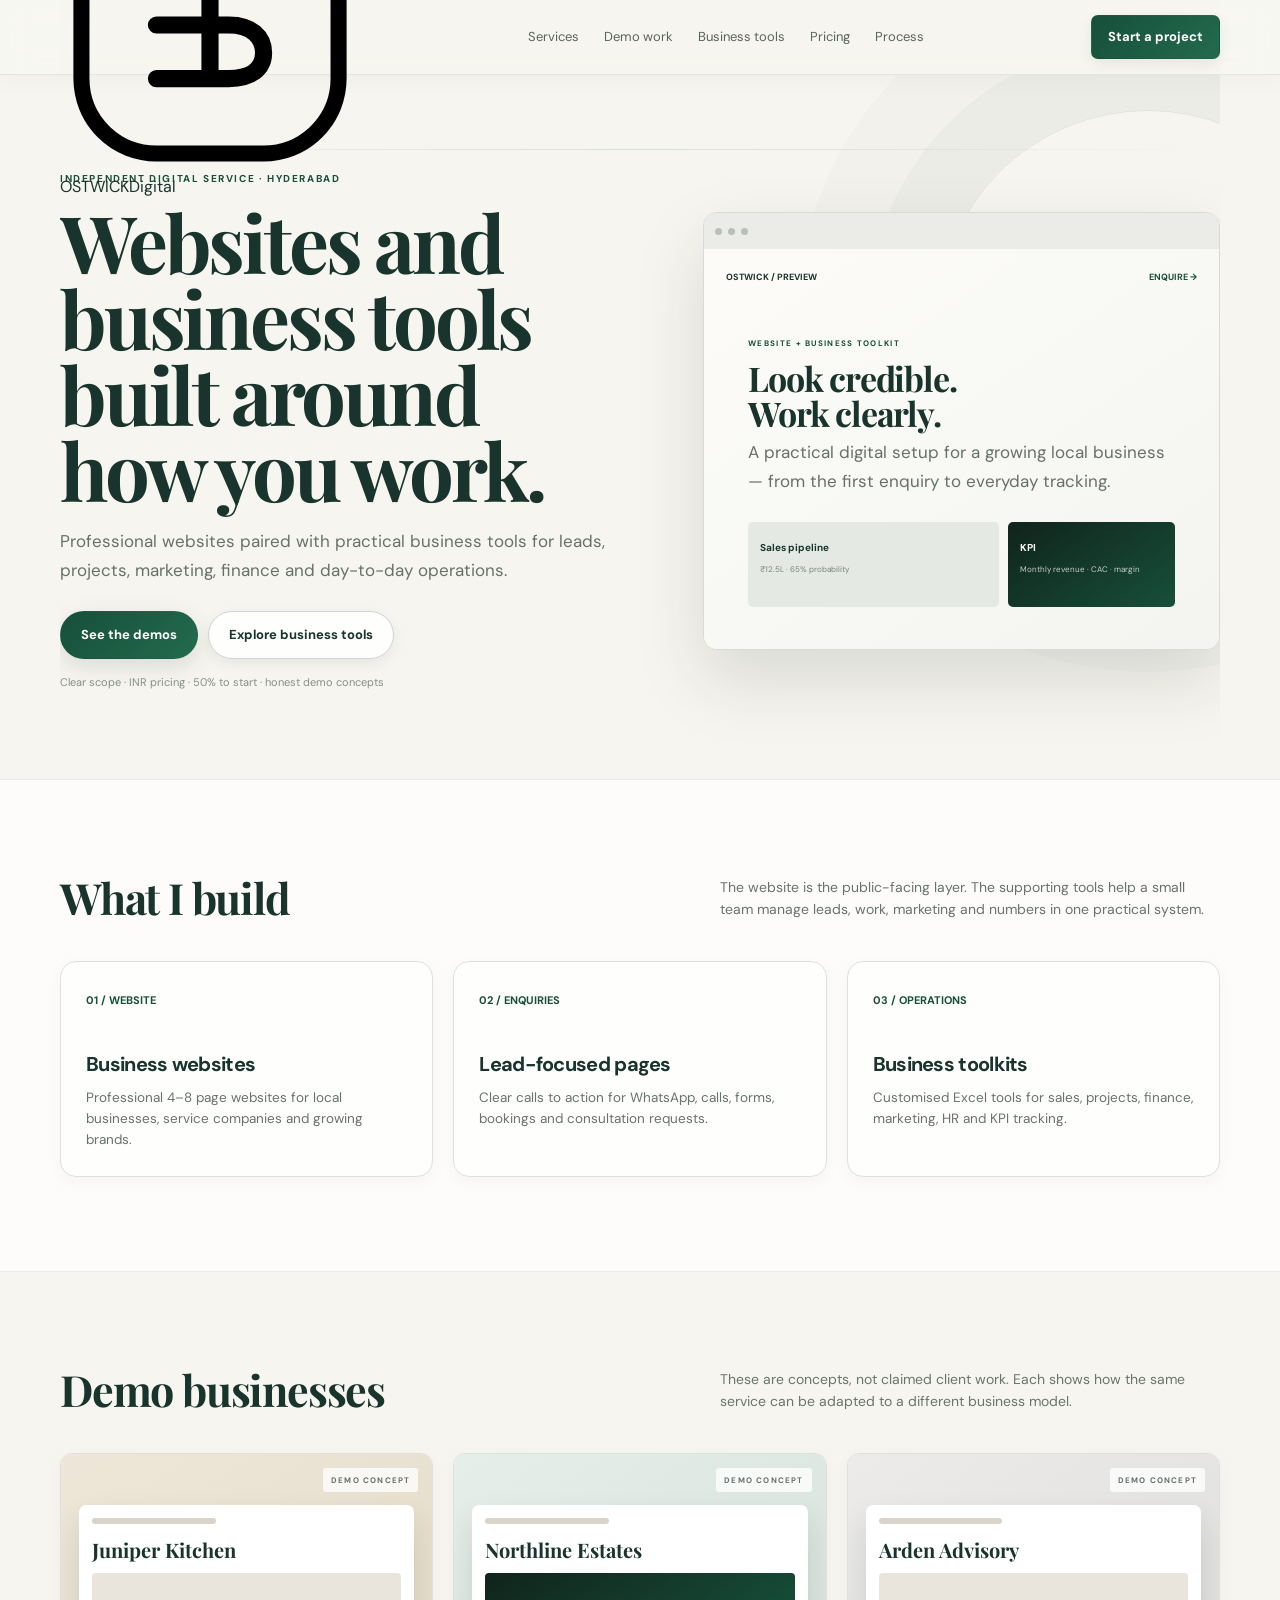
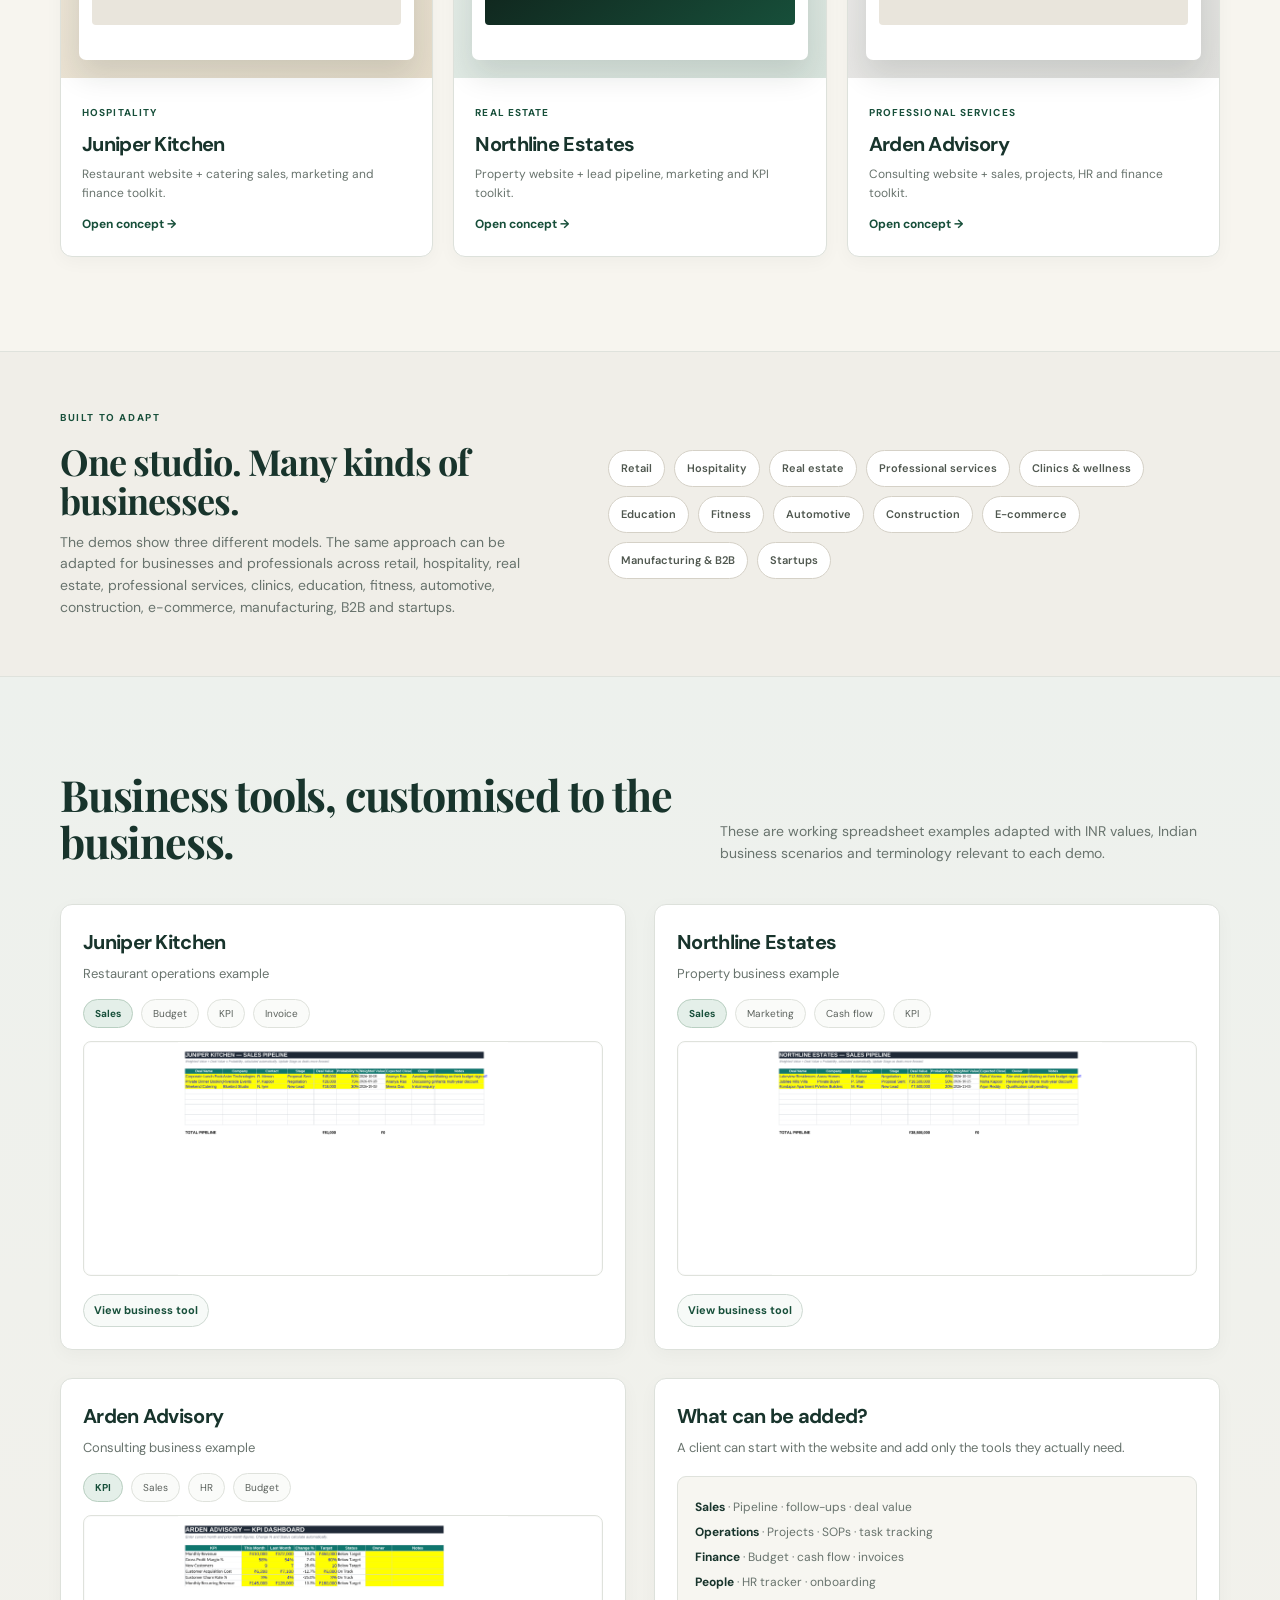
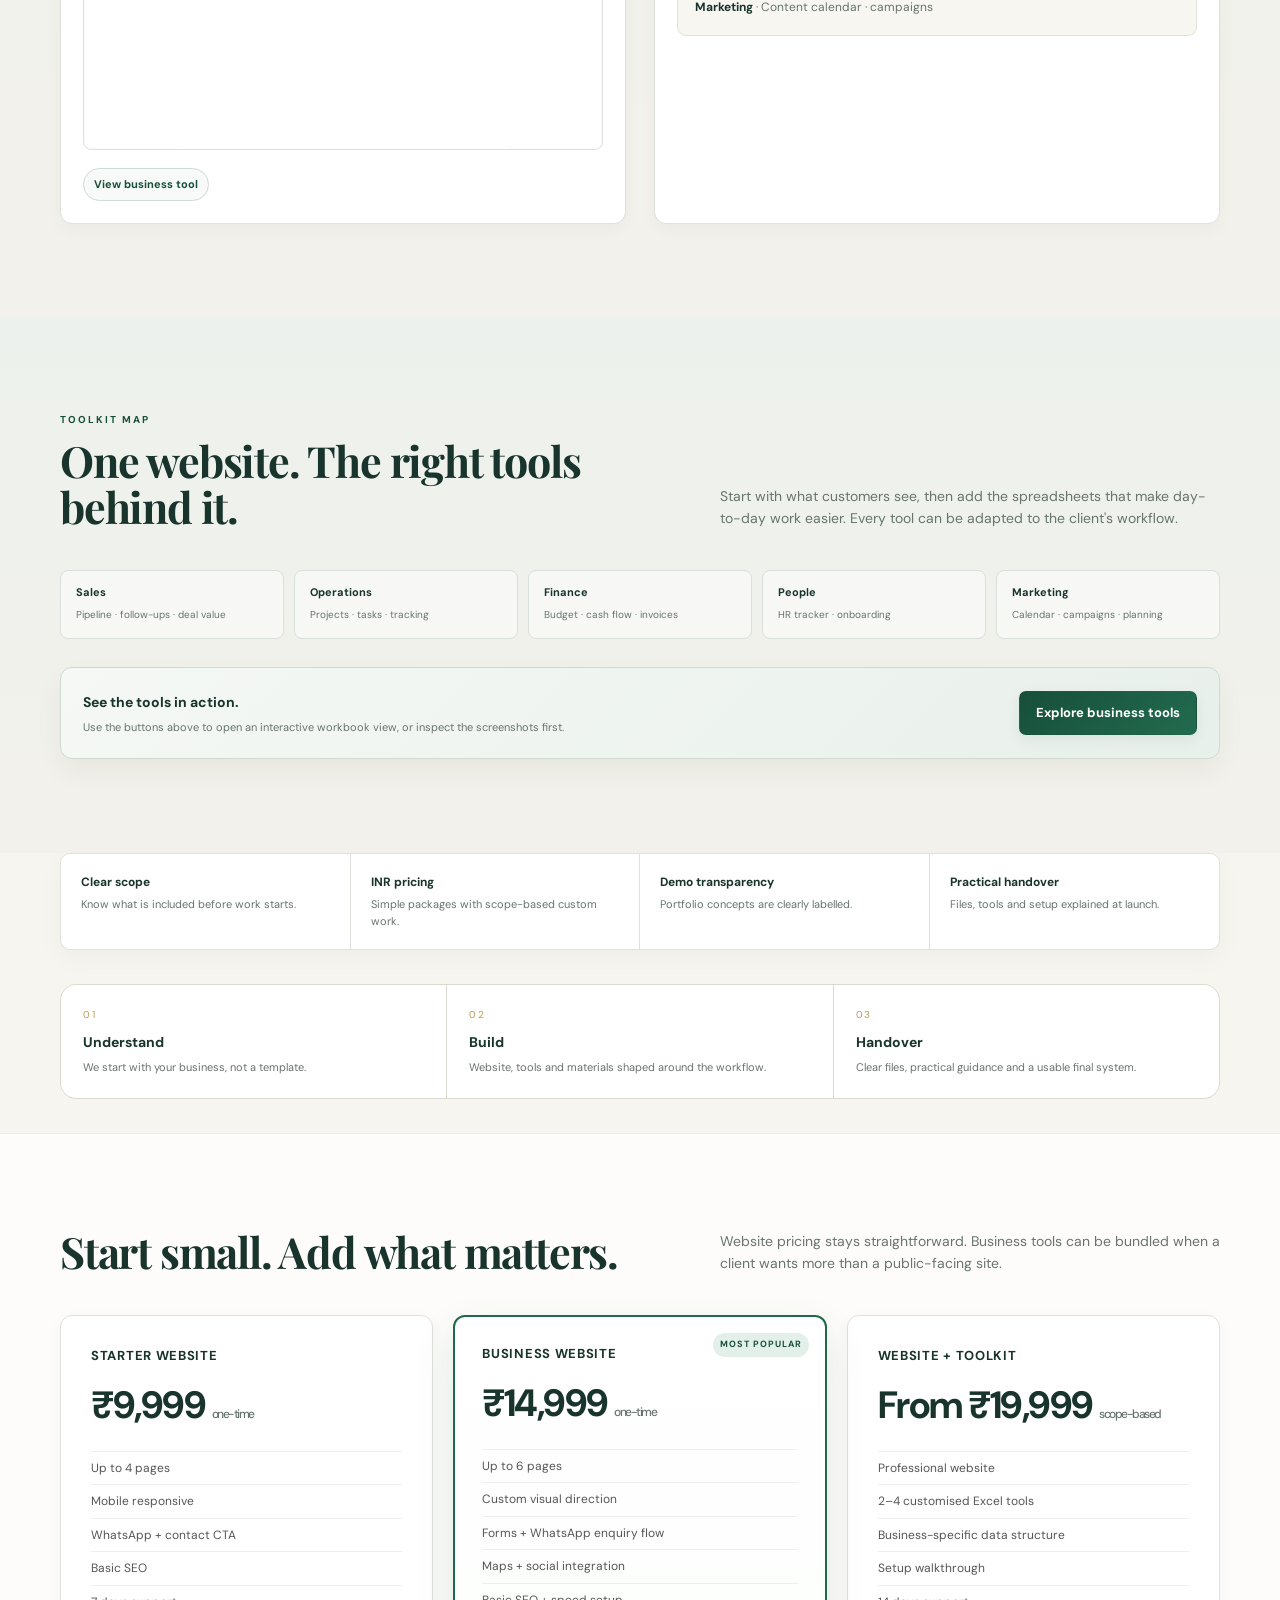
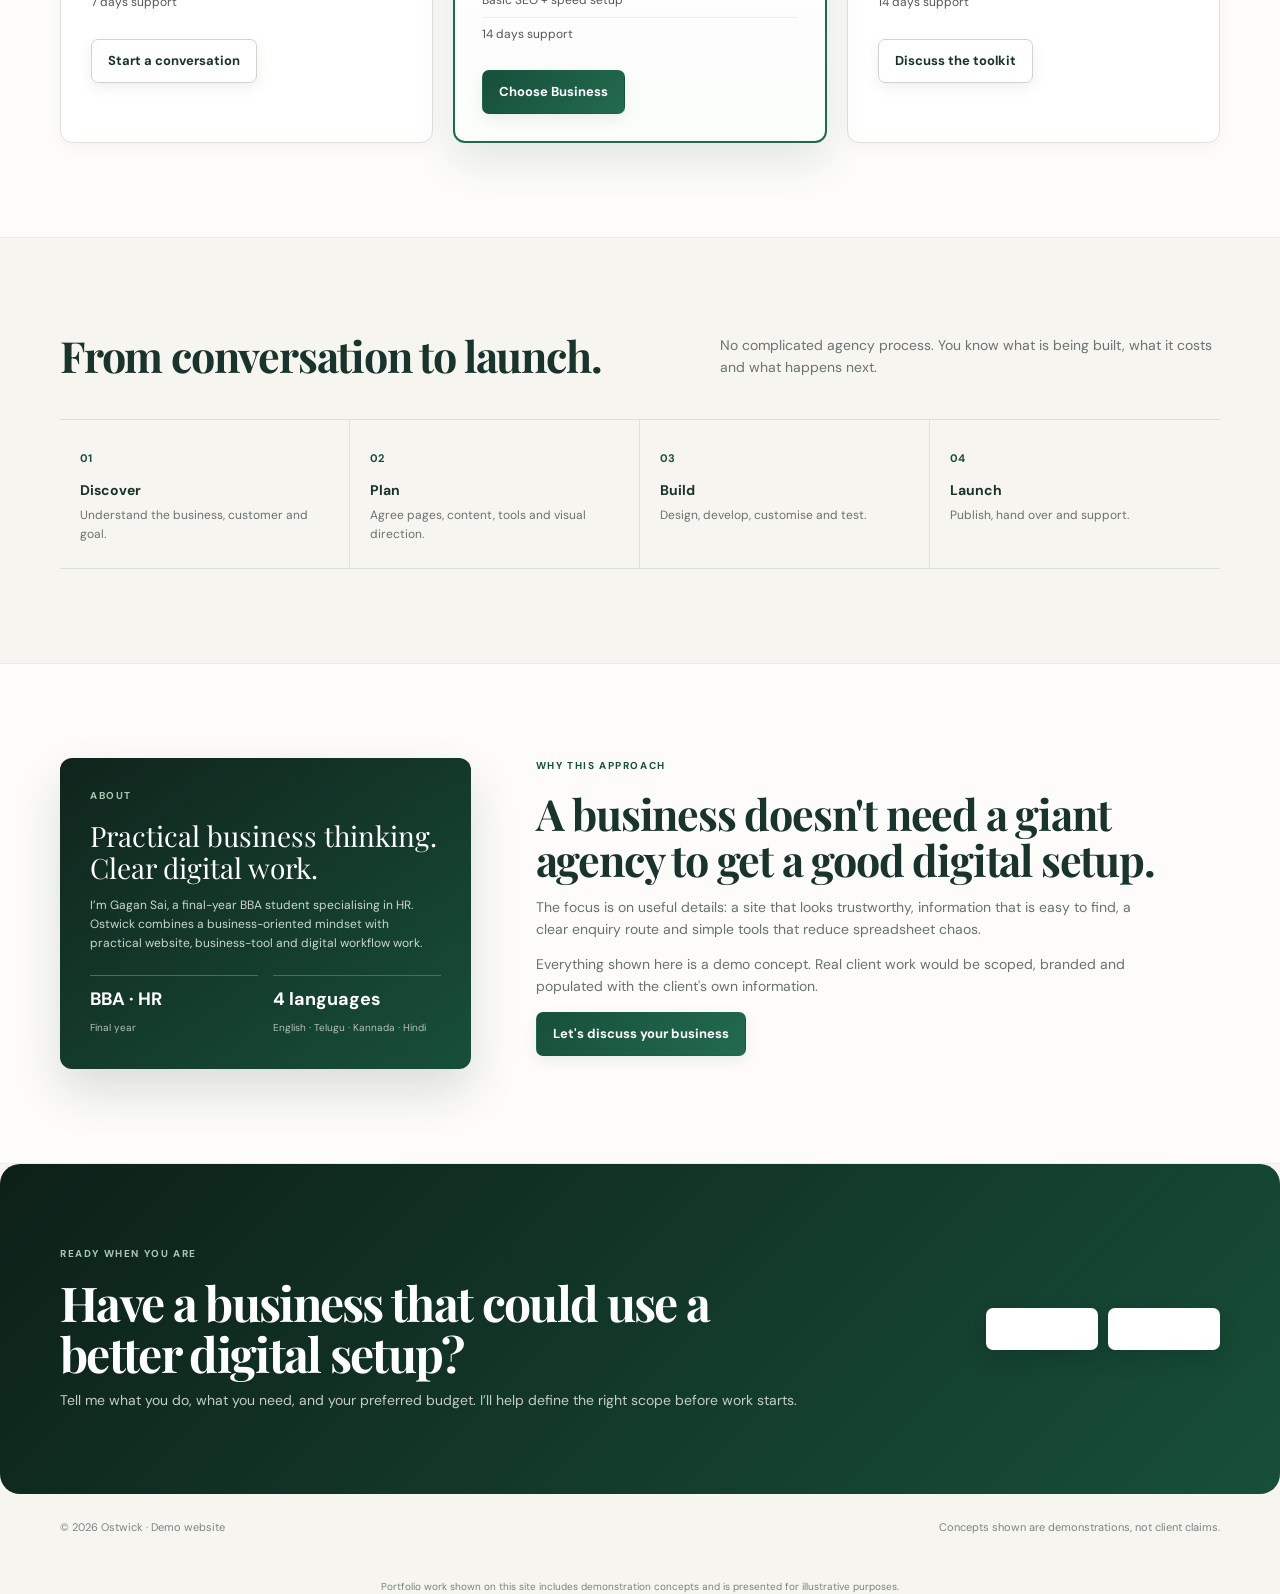
<file: index.html>
<!DOCTYPE html>

<html lang="en">
<head>
<link href="assets/ostwick-mark.svg" rel="icon" type="image/svg+xml"/>
<meta charset="utf-8"/><meta content="width=device-width,initial-scale=1" name="viewport"/>
<title>Ostwick Digital — Websites, Business Tools &amp; Digital Systems</title>
<meta content="Ostwick Digital builds professional websites, business tools and practical digital systems around how businesses and professionals work." name="description"/>
<link href="https://fonts.googleapis.com" rel="preconnect"/><link crossorigin="" href="https://fonts.gstatic.com" rel="preconnect"/>
<link href="https://fonts.googleapis.com/css2?family=DM+Sans:wght@400;500;600;700&amp;family=Playfair+Display:wght@600;700&amp;display=swap" rel="stylesheet"/>
<style>
:root{--ink:#1d211e;--muted:#697069;--paper:#f5f3ee;--card:#fff;--line:#dedbd3;--green:#315c45;--pale:#e7eee9;--dark:#202b25;--gold:#a57a38;--serif:'Playfair Display',Georgia,serif;--sans:'DM Sans',Arial,sans-serif}
*{box-sizing:border-box}html{scroll-behavior:smooth}body{margin:0;background:var(--paper);color:var(--ink);font-family:var(--sans);line-height:1.55}a{text-decoration:none;color:inherit}.wrap{width:min(1160px,calc(100% - 40px));margin:auto}
.nav{height:76px;display:flex;align-items:center;justify-content:space-between;border-bottom:1px solid var(--line)}.brand{font-weight:700;font-size:20px;letter-spacing:-.4px}.brand span{color:var(--green)}.links{display:flex;gap:25px;font-size:13px;color:#555b55}.links a:hover{color:var(--green)}.navbtn,.btn{display:inline-flex;align-items:center;justify-content:center;border-radius:6px;padding:11px 16px;font-size:13px;font-weight:700;border:1px solid transparent}.navbtn,.btn.primary{background:var(--green);color:#fff}.btn.secondary{border-color:#bcb9b0;background:#fff}
.hero{padding:84px 0 74px;display:grid;grid-template-columns:1.05fr .95fr;gap:60px;align-items:center}.eyebrow{text-transform:uppercase;letter-spacing:1.8px;font-size:10px;font-weight:700;color:var(--green);margin-bottom:16px}.hero h1{font-family:var(--serif);font-size:clamp(46px,5.5vw,72px);line-height:1.02;letter-spacing:-2.6px;margin:0 0 20px}.hero p{font-size:17px;color:var(--muted);max-width:570px;margin:0 0 26px}.actions{display:flex;gap:10px;flex-wrap:wrap}.micro{margin-top:15px;font-size:11px;color:#858a84}
.browser{background:#fff;border:1px solid var(--line);border-radius:10px;overflow:hidden;box-shadow:0 22px 50px rgba(35,42,37,.10)}.bar{height:34px;background:#eeeae1;display:flex;align-items:center;padding:0 11px;gap:6px}.dot{width:7px;height:7px;border-radius:50%;background:#c5c0b5}.screen{padding:20px;background:#fbfaf7}.screen-nav{display:flex;justify-content:space-between;font-size:9px;font-weight:700}.screen-nav span:last-child{color:var(--green)}.screen-body{padding:38px 20px 18px}.screen-body small{color:var(--green);font-weight:700;text-transform:uppercase;letter-spacing:1.3px;font-size:8px}.screen-body h3{font-family:var(--serif);font-size:31px;line-height:1.03;margin:7px 0}.screen-body p{font-size:9px;color:#747971;max-width:280px}.screen-grid{display:grid;grid-template-columns:1.2fr .8fr;gap:9px;margin-top:24px}.screen-panel{height:85px;border-radius:5px;background:#e9e5db;padding:12px}.screen-panel.dark{background:var(--dark);color:#fff}.screen-panel b{font-size:10px}.screen-panel span{display:block;font-size:8px;color:#7a817b;margin-top:4px}.screen-panel.dark span{color:#c7d0ca}
.section{padding:84px 0}.section.alt{background:#fff}.section-head{display:flex;justify-content:space-between;gap:35px;align-items:end;margin-bottom:35px}.section h2{font-family:var(--serif);font-size:41px;line-height:1.08;letter-spacing:-1.2px;margin:0}.section-head p{max-width:500px;color:var(--muted);font-size:14px;margin:0}
.grid3{display:grid;grid-template-columns:repeat(3,1fr);gap:16px}.service{padding:26px;border:1px solid var(--line);background:#fff;border-radius:8px;min-height:205px}.service .num{font-size:11px;color:var(--green);font-weight:700}.service h3{margin:34px 0 8px;font-size:19px}.service p{margin:0;color:var(--muted);font-size:13px}
.portfolio{display:grid;grid-template-columns:repeat(3,1fr);gap:16px}.project{background:#fff;border:1px solid var(--line);border-radius:8px;overflow:hidden}.project-visual{height:210px;padding:18px;display:flex;align-items:end}.j{background:#e8e0d0}.n{background:#dfe7e1}.a{background:#e2e0dc}.mini-site{width:100%;height:155px;background:#fff;border-radius:5px;box-shadow:0 10px 25px rgba(0,0,0,.10);padding:13px}.mini-site .line{height:6px;width:40%;background:#d8d4ca;border-radius:3px;margin-bottom:10px}.mini-site h4{font-family:var(--serif);font-size:20px;margin:0 0 8px}.mini-site .block{height:52px;border-radius:4px;background:#e9e5dc}.mini-site .darkblock{height:52px;border-radius:4px;background:var(--dark)}.project-info{padding:19px}.project-info small{font-size:10px;text-transform:uppercase;letter-spacing:1.1px;color:var(--green);font-weight:700}.project-info h3{margin:6px 0 5px;font-size:20px}.project-info p{margin:0;color:var(--muted);font-size:12px}.view{display:inline-block;margin-top:12px;color:var(--green);font-size:12px;font-weight:700}
.tool-section{background:#f1eee7}.tools{display:grid;grid-template-columns:1fr 1fr;gap:28px}.tool-card{background:#fff;border:1px solid var(--line);border-radius:9px;padding:20px}.tool-card h3{margin:0 0 6px;font-size:20px}.tool-card p{font-size:13px;color:var(--muted);margin:0 0 15px}.tool-tabs{display:flex;gap:7px;flex-wrap:wrap;margin-bottom:13px}.tab{border:1px solid var(--line);padding:6px 9px;border-radius:4px;font-size:10px;color:#5c625d;cursor:pointer}.tab.active{background:var(--pale);border-color:#b8cabc;color:var(--green);font-weight:700}.toolshot{width:100%;height:220px;object-fit:cover;object-position:top;border:1px solid var(--line);border-radius:5px;background:#faf9f5}.download{font-size:11px;color:var(--green);font-weight:700;margin-top:10px;display:inline-block}
.pricing{display:grid;grid-template-columns:repeat(3,1fr);gap:16px}.price{padding:28px;border:1px solid var(--line);background:#fff;border-radius:8px}.price.featured{border:2px solid var(--green);padding:27px;position:relative}.tag{position:absolute;right:16px;top:16px;background:var(--pale);color:var(--green);font-size:9px;text-transform:uppercase;letter-spacing:1px;font-weight:700;padding:5px 7px;border-radius:3px}.price h3{margin:0;font-size:13px;letter-spacing:.7px}.amount{font-size:36px;font-weight:700;letter-spacing:-1.5px;margin:10px 0 16px}.amount small{font-size:12px;font-weight:500;color:var(--muted)}.price ul{padding:0;margin:0 0 20px;list-style:none;color:#555;font-size:12px}.price li{padding:7px 0;border-top:1px solid #eee}.addons{margin-top:18px;border:1px solid var(--line);background:#faf8f3;border-radius:7px;padding:17px}.addons b{font-size:12px}.addons span{font-size:12px;color:var(--muted)}
.steps{display:grid;grid-template-columns:repeat(4,1fr);border-top:1px solid var(--line);border-bottom:1px solid var(--line)}.step{padding:25px 20px;border-right:1px solid var(--line)}.step:last-child{border-right:0}.step .num{font-size:11px;color:var(--green);font-weight:700}.step strong{display:block;font-size:14px;margin:10px 0 5px}.step p{font-size:12px;color:var(--muted);margin:0}
.about{display:grid;grid-template-columns:.75fr 1.25fr;gap:65px}.about-card{background:var(--dark);color:#fff;border-radius:9px;padding:30px}.about-card .big{font-family:var(--serif);font-size:28px;line-height:1.15}.about-card p{color:#c6d0c8;font-size:12px}.facts{display:grid;grid-template-columns:1fr 1fr;gap:15px;margin-top:23px}.fact{border-top:1px solid #526057;padding-top:10px}.fact b{display:block;font-size:18px}.fact span{font-size:10px;color:#b6c1ba}.about-copy p{color:var(--muted);max-width:620px;font-size:14px}
.contact{padding:70px 0;background:var(--dark);color:#fff}.contact-inner{display:flex;justify-content:space-between;gap:35px;align-items:center}.contact h2{font-family:var(--serif);font-size:45px;line-height:1.05;margin:0 0 12px;max-width:670px}.contact p{color:#c4cdc7;font-size:14px;margin:0}.contact .btn.secondary{background:#fff;border:0}.footer{padding:22px 0;color:#777d77;font-size:11px;display:flex;justify-content:space-between}
.modal{position:fixed;inset:0;background:rgba(14,21,17,.72);display:none;align-items:center;justify-content:center;padding:20px;z-index:10}.modal.open{display:flex}.modalbox{width:min(980px,100%);max-height:90vh;overflow:auto;background:#fff;border-radius:9px}.modalhead{padding:16px 19px;border-bottom:1px solid var(--line);display:flex;justify-content:space-between;align-items:center}.close{border:0;background:#eee;border-radius:50%;width:30px;height:30px;cursor:pointer}.demo{padding:26px}.demo h2{font-family:var(--serif);font-size:40px;line-height:1.05;margin:5px 0 9px}.demo p{color:var(--muted);font-size:13px}.demo-image{width:100%;height:280px;object-fit:cover;border:1px solid var(--line);border-radius:6px;margin-top:18px}.demo-grid{display:grid;grid-template-columns:1fr 1fr;gap:18px;margin-top:20px}.demo-grid>div{border-top:1px solid var(--line);padding-top:13px}.demo-grid b{font-size:12px}.demo-grid span{display:block;color:var(--muted);font-size:12px;margin-top:5px}
@media(max-width:850px){.links{display:none}.hero,.about,.tools{grid-template-columns:1fr}.hero{padding-top:55px}.grid3,.portfolio,.pricing{grid-template-columns:1fr}.steps{grid-template-columns:1fr 1fr}.step:nth-child(2){border-right:0}.step:nth-child(-n+2){border-bottom:1px solid var(--line)}.contact-inner{display:block}.contact .actions{margin-top:23px}.section-head{display:block}.section-head p{margin-top:13px}.footer{display:block}.footer div+div{margin-top:5px}}

/* Ostwick brand application */
:root{--accent:#315c45;--accent2:#6f8f7a;--shadow:0 18px 50px rgba(31,43,37,.10)}
body{background:linear-gradient(180deg,#f7f5f0 0%,#f3f1eb 100%)}
header{position:sticky;top:0;z-index:9;background:rgba(247,245,240,.92);backdrop-filter:blur(14px)}
.nav{height:72px}.brand{font-size:21px}.brand:after{content:' / BUSINESS DIGITAL';font-size:8px;letter-spacing:1.2px;color:#8a8f89;margin-left:8px;font-weight:600}
.navbtn,.btn{transition:transform .18s ease,box-shadow .18s ease,background .18s ease}.navbtn:hover,.btn:hover{transform:translateY(-2px);box-shadow:0 10px 22px rgba(49,92,69,.16)}
.hero{padding-top:76px}.hero-copy{position:relative}.hero h1 em{font-style:normal;color:var(--green)}
.hero-note{display:flex;gap:10px;align-items:center;margin-top:20px;font-size:11px;color:#687069}.hero-note i{width:7px;height:7px;background:var(--green);border-radius:50%;display:inline-block}
.browser{box-shadow:var(--shadow);transform:translateY(0);transition:transform .3s ease}.browser:hover{transform:translateY(-5px)}
.trust-strip{padding:18px 0;border-top:1px solid var(--line);border-bottom:1px solid var(--line);background:#fff}.trust-grid{display:grid;grid-template-columns:repeat(4,1fr);gap:1px}.trust-item{padding:5px 20px;border-right:1px solid var(--line)}.trust-item:last-child{border-right:0}.trust-item b{display:block;font-size:12px}.trust-item span{font-size:10px;color:var(--muted)}
.section{position:relative}.service,.project,.tool-card,.price{transition:transform .22s ease,box-shadow .22s ease}.service:hover,.project:hover,.tool-card:hover,.price:hover{transform:translateY(-4px);box-shadow:0 16px 36px rgba(31,43,37,.08)}
.project-visual{position:relative}.project-visual:after{content:'DEMO CONCEPT';position:absolute;top:14px;right:14px;font-size:8px;letter-spacing:1.2px;font-weight:700;color:#667067;background:rgba(255,255,255,.78);padding:6px 8px;border-radius:3px}
.tool-section{background:linear-gradient(180deg,#eeeae2,#f3f1eb)}.tool-card{box-shadow:0 8px 24px rgba(31,43,37,.04)}
.toolshot{height:250px;object-fit:contain;background:#fff;cursor:zoom-in;transition:transform .2s ease,box-shadow .2s ease}.toolshot:hover{box-shadow:0 10px 28px rgba(31,43,37,.10)}.tool-meta{display:flex;justify-content:space-between;align-items:center;margin-top:10px;font-size:10px;color:#747b75}.tool-meta strong{color:var(--green)}
.tool-index{display:grid;grid-template-columns:repeat(5,1fr);gap:10px;margin-top:30px}.tool-index div{background:#fff;border:1px solid var(--line);border-radius:7px;padding:13px}.tool-index b{display:block;font-size:11px}.tool-index span{font-size:10px;color:var(--muted)}
.section-kicker{font-size:10px;letter-spacing:1.5px;text-transform:uppercase;color:var(--green);font-weight:700;margin-bottom:9px}
.cta-panel{margin-top:28px;padding:22px;border:1px solid #cfd8d1;background:linear-gradient(135deg,#edf3ee,#fff);border-radius:9px;display:flex;justify-content:space-between;align-items:center;gap:20px}.cta-panel b{font-size:14px}.cta-panel span{display:block;font-size:11px;color:var(--muted);margin-top:4px}
.reveal{opacity:0;transform:translateY(18px);transition:opacity .55s ease,transform .55s ease}.reveal.in{opacity:1;transform:none}
.mobile-menu{display:none}
@media(max-width:850px){header{position:sticky}.brand:after{display:none}.trust-grid{grid-template-columns:1fr 1fr}.trust-item:nth-child(2){border-right:0}.trust-item:nth-child(-n+2){border-bottom:1px solid var(--line);padding-bottom:10px}.trust-item:nth-child(n+3){padding-top:10px}.tool-index{grid-template-columns:1fr 1fr}.cta-panel{display:block}.cta-panel .btn{margin-top:14px}.toolshot{height:210px}}
</style>
<style>
/* 2.2 visual refinement — content intentionally preserved */
:root{
 --ink:#18211d;--muted:#68736d;--paper:#f6f4ef;--card:#ffffff;--line:#dfe2dc;
 --green:#174f3a;--pale:#e8f0eb;--dark:#10241c;--gold:#b28a4b;
 --accent:#1f6a4d;--accent2:#6d9882;--shadow:0 18px 45px rgba(16,36,28,.09)
}
body{background:radial-gradient(circle at 12% 8%,rgba(31,106,77,.055),transparent 26%),linear-gradient(180deg,#f8f7f3 0%,#f2f0ea 100%);color:var(--ink)}
header{background:rgba(248,247,243,.88);border-bottom:1px solid rgba(223,226,220,.8);box-shadow:0 4px 24px rgba(16,36,28,.035)}
.nav{height:74px;border-bottom:0}.brand{font-size:21px;letter-spacing:-.55px}.brand span{color:var(--green)}
.brand:after{color:#7d877f;opacity:.9}.links{color:#59635d}.links a{position:relative}.links a:after{content:"";position:absolute;left:0;right:0;bottom:-7px;height:1px;background:var(--green);transform:scaleX(0);transform-origin:left;transition:transform .2s}.links a:hover:after{transform:scaleX(1)}
.navbtn,.btn{border-radius:7px;box-shadow:0 5px 14px rgba(16,36,28,.07);transition:transform .18s ease,box-shadow .18s ease,background .18s ease}.navbtn:hover,.btn:hover{transform:translateY(-2px);box-shadow:0 10px 22px rgba(16,36,28,.12)}.btn.primary,.navbtn{background:linear-gradient(135deg,#174f3a,#226b4f)}.btn.secondary{background:rgba(255,255,255,.9);border-color:#cfd4ce}
.hero{padding:96px 0 88px;gap:72px}.eyebrow,.section-kicker{color:var(--green);letter-spacing:2px}.hero h1{font-size:clamp(48px,5.7vw,76px);letter-spacing:-3.2px}.hero p{font-size:17.5px;color:#66716b}.micro{color:#858e88}
.hero:before{content:"";position:absolute;left:0;right:0;top:74px;height:1px;background:linear-gradient(90deg,transparent,rgba(31,106,77,.15),transparent);pointer-events:none}.browser{border-radius:14px;box-shadow:0 30px 70px rgba(16,36,28,.13);border-color:#d7dbd5}.bar{height:36px;background:#ebece7}.dot{background:#b8c0ba}.screen{background:linear-gradient(145deg,#fcfbf8,#f4f5f0);padding:22px}.screen-body{padding:44px 22px 20px}.screen-body h3{font-size:34px}.screen-panel{background:#e4e9e4}.screen-panel.dark{background:linear-gradient(145deg,#10241c,#174f3a)}
.section{padding:94px 0}.section.alt{background:rgba(255,255,255,.72);border-top:1px solid rgba(223,226,220,.6);border-bottom:1px solid rgba(223,226,220,.6)}.section-head{margin-bottom:40px}.section h2{font-size:43px}.section-head p{color:#69746e}
.grid3,.portfolio,.pricing{gap:20px}.service,.project,.tool-card,.price{border-color:#dde1db;border-radius:12px;box-shadow:0 5px 18px rgba(16,36,28,.035);transition:transform .2s ease,box-shadow .2s ease,border-color .2s ease}.service:hover,.project:hover,.tool-card:hover,.price:hover{transform:translateY(-4px);box-shadow:var(--shadow);border-color:#cbd4ce}.service{padding:28px;min-height:215px}.service .num{color:var(--green)}.service h3{font-size:20px;margin-top:38px}.service p{font-size:13.5px}
.portfolio .project-visual{height:224px}.project-visual.j{background:linear-gradient(145deg,#eee7d9,#e4dbc9)}.project-visual.n{background:linear-gradient(145deg,#e6eee9,#d7e3dc)}.project-visual.a{background:linear-gradient(145deg,#ecebea,#dfdfdc)}.mini-site{border-radius:7px;box-shadow:0 15px 30px rgba(16,36,28,.12)}.mini-site .darkblock{background:linear-gradient(145deg,#10241c,#174f3a)}.project-info{padding:21px}.project-info small,.view{color:var(--green)}
.tool-section{background:linear-gradient(180deg,#edf1ed,#f3f1eb)}.tool-card{padding:22px}.tool-tabs{gap:8px}.tab{border-radius:999px;padding:7px 11px;background:#fafbf9;transition:.18s}.tab:hover{border-color:#b7c6bd;color:var(--green)}.tab.active{background:#e4efe9;border-color:#b9cfc1;color:#174f3a}.toolshot{height:235px;border-radius:8px;box-shadow:inset 0 0 0 1px rgba(16,36,28,.02)}.download{color:var(--green)}.addons{background:#f7f6f1;border-radius:9px}
.tool-index>div{border-color:#d9dfda!important;background:rgba(255,255,255,.45);border-radius:8px;padding:13px 15px;transition:.18s}.tool-index>div:hover{background:#fff;transform:translateY(-2px);box-shadow:0 8px 20px rgba(16,36,28,.06)}
.cta-panel{border:1px solid #cfdad3!important;background:linear-gradient(135deg,#f5f8f5,#e8f0eb)!important;border-radius:12px!important;box-shadow:0 12px 28px rgba(16,36,28,.05)}
.price{padding:30px}.price.featured{border:2px solid #1f6a4d;box-shadow:0 18px 42px rgba(23,79,58,.12);background:linear-gradient(180deg,#fff,#fbfdfb)}.tag{background:#e3efe9;color:#174f3a;border-radius:999px}.amount{font-size:38px}.price li{border-top-color:#edf0ec}
.steps{border-color:#d9ded9}.step{transition:background .18s}.step:hover{background:rgba(232,240,235,.5)}.step .num{color:var(--green)}
.about-card{background:linear-gradient(145deg,#10241c,#174f3a);border-radius:12px;box-shadow:0 22px 48px rgba(16,36,28,.14)}.about-card p{color:#cbd7d0}.fact{border-top-color:#506b5d}.about-copy p{color:#68736d}
.contact{background:linear-gradient(135deg,#0d2018,#174f3a);padding:82px 0}.contact h2{font-size:48px}.contact .btn.secondary{box-shadow:0 8px 22px rgba(0,0,0,.14)}
.footer{color:#7c847f;padding:25px 0}.modal{background:rgba(8,20,15,.78);backdrop-filter:blur(4px)}.modalbox{border-radius:13px;box-shadow:0 30px 80px rgba(0,0,0,.25)}.modalhead{background:#fbfbf9}.close{transition:.18s}.close:hover{transform:rotate(90deg);background:#e4e9e5}
.reveal{opacity:0;transform:translateY(18px);transition:opacity .65s ease,transform .65s ease}.reveal.in{opacity:1;transform:none}
::selection{background:#cfe1d8;color:#10241c}
@media(max-width:850px){.hero{padding:66px 0 60px;gap:38px}.hero h1{letter-spacing:-2.2px}.section{padding:72px 0}.section h2{font-size:36px}.contact h2{font-size:39px}.portfolio .project-visual{height:205px}.toolshot{height:210px}.navbtn{padding:10px 13px}}
@media(max-width:520px){.wrap{width:min(100% - 28px,1160px)}.hero h1{font-size:46px}.actions .btn,.actions .navbtn{width:100%}.section h2{font-size:32px}.contact h2{font-size:34px}.facts{gap:10px}.price{padding:24px}.modal{padding:10px}.demo{padding:20px}.demo h2{font-size:32px}}
@media(prefers-reduced-motion:reduce){*,*:before,*:after{scroll-behavior:auto!important;transition:none!important}.reveal{opacity:1;transform:none}}
</style>
<meta content="#21483c" name="theme-color"/><style>
/* Ostwick 2.1 refinement pass */
.ostwick-brand{min-width:190px}
.ostwick-brand-mark img{width:100%;height:100%;display:block}
.fit-strip{padding:58px 0;border-top:1px solid var(--line);border-bottom:1px solid var(--line);background:#f0eee8}
.fit-strip .wrap{display:grid;grid-template-columns:.9fr 1.1fr;gap:48px;align-items:center}
.fit-intro h2{font-family:var(--serif);font-size:36px;line-height:1.08;letter-spacing:-1px;margin:0 0 12px}
.fit-intro p{color:var(--muted);font-size:14px;margin:0;max-width:560px}
.fit-list{display:flex;flex-wrap:wrap;gap:9px}
.fit-list span{border:1px solid #d5d1c7;background:#fff;padding:9px 12px;border-radius:999px;font-size:11px;font-weight:600;color:#4f574f}
.trustbar{width:min(1160px,calc(100% - 40px));margin:0 auto 0;display:grid;grid-template-columns:repeat(4,1fr);border:1px solid var(--line);background:#fff;border-radius:10px;overflow:hidden}
.trustbar div{padding:19px 20px;border-right:1px solid var(--line)}
.trustbar div:last-child{border-right:0}
.trustbar b{display:block;font-size:12px;margin-bottom:4px}
.trustbar span{display:block;font-size:11px;color:var(--muted)}
.btn,.navbtn,.service,.portfolio-card,.price-card{transition:transform .2s ease,box-shadow .2s ease,border-color .2s ease}
.btn:hover,.navbtn:hover{transform:translateY(-1px)}
.service:hover,.portfolio-card:hover,.price-card:hover{transform:translateY(-3px);box-shadow:0 14px 32px rgba(35,42,37,.07);border-color:#c6c1b5}
.close{cursor:pointer}
@media (max-width:900px){
  .links{gap:14px}
  .navbtn{padding:10px 12px}
  .fit-strip .wrap{grid-template-columns:1fr}
  .trustbar{grid-template-columns:repeat(2,1fr)}
  .trustbar div:nth-child(2){border-right:0}
  .trustbar div:nth-child(-n+2){border-bottom:1px solid var(--line)}
}
@media (max-width:700px){
  .nav{height:auto;min-height:72px;flex-wrap:wrap;gap:10px;padding:12px 0}
  .links{order:3;width:100%;overflow-x:auto;padding-bottom:3px;justify-content:flex-start}
  .links a{white-space:nowrap}
  .navbtn{margin-left:auto}
  .ostwick-brand{min-width:auto}
}
@media (max-width:520px){
  .wrap{width:min(100% - 28px,1160px)}
  .trustbar{width:calc(100% - 28px);grid-template-columns:1fr}
  .trustbar div{border-right:0;border-bottom:1px solid var(--line)}
  .trustbar div:last-child{border-bottom:0}
  .fit-strip{padding:46px 0}
}
</style><style>
/* OSTWICK 3.0 — premium client-acquisition pass */
html{scroll-behavior:smooth}
body{background:#f7f5ef;color:#18342c}
::selection{background:#dfe7df;color:#17352d}
.nav{backdrop-filter:blur(14px);background:rgba(247,245,239,.9)!important}
.hero{position:relative;overflow:hidden}
.hero:after{content:"";position:absolute;right:-12%;top:5%;width:420px;height:420px;border:1px solid rgba(33,72,60,.10);border-radius:50%;box-shadow:0 0 0 70px rgba(33,72,60,.025),0 0 0 140px rgba(33,72,60,.018);pointer-events:none}
.hero>*{position:relative;z-index:1}
.eyebrow{letter-spacing:.16em!important}
h1,h2,h3{letter-spacing:-.035em}
.hero h1{font-size:clamp(46px,6.2vw,82px);line-height:.96;max-width:860px}
.hero p{max-width:650px;font-size:17px;line-height:1.7}
.hero .btn{border-radius:999px;padding:13px 20px}
.hero .btn.primary{box-shadow:0 8px 24px rgba(33,72,60,.14)}
section{scroll-margin-top:92px}
.portfolio-card,.price-card,.service{border-radius:16px!important;background:rgba(255,255,255,.72)!important}
.portfolio-card{overflow:hidden}
.portfolio-card img{transition:transform .45s cubic-bezier(.2,.7,.2,1)}
.portfolio-card:hover img{transform:scale(1.025)}
.portfolio-card:hover{box-shadow:0 18px 45px rgba(26,45,38,.10)!important}
.service{padding:25px!important}
.price-card{padding:30px!important}
.price-card.featured{box-shadow:0 18px 50px rgba(33,72,60,.13)!important}
.price-card .price{letter-spacing:-.04em}
.trustbar{box-shadow:0 8px 28px rgba(28,40,35,.035)}
.fit-list span{transition:background .18s ease,transform .18s ease}
.fit-list span:hover{background:#e8eee8;transform:translateY(-1px)}
.cta,.contact{border-radius:20px}
a:focus-visible,button:focus-visible{outline:2px solid #b79a5b;outline-offset:4px}
@media(max-width:700px){
 .hero:after{width:260px;height:260px;right:-25%;top:18%}
 .hero h1{font-size:48px}
 .hero p{font-size:15px}
}
</style><style>
.micro-proof{display:grid;grid-template-columns:repeat(3,1fr);gap:1px;background:#dcd9d0;border:1px solid #dcd9d0;border-radius:16px;overflow:hidden;margin-top:34px;margin-bottom:34px}
.micro-proof div{background:#fff;padding:22px}
.micro-proof span{display:block;font-size:10px;letter-spacing:.15em;color:#b79a5b;margin-bottom:10px}
.micro-proof b{display:block;font-size:14px;margin-bottom:5px}
.micro-proof small{display:block;color:#6a716c;font-size:11px;line-height:1.55}
@media(max-width:700px){.micro-proof{grid-template-columns:1fr}}
</style><style>.footer-note{max-width:720px;margin:18px auto 0;font-size:10px;line-height:1.5;opacity:.58}</style>
<style>
/* Final client-readiness polish */
.download{padding:7px 10px;border:1px solid #cfdad3;border-radius:999px;background:#f7faf8}
.download:hover{background:#e8f0eb}
.tool-tabs .tab{font-family:inherit}
.contact .actions .btn{min-width:112px}
.about-copy h2{max-width:720px}
.footer-note{text-align:center}
@media(max-width:520px){
  .download{display:inline-block}
  .contact .actions .btn{width:100%}
}
</style>
</head>
<body>
<header><div class="wrap nav"><a aria-label="Ostwick Digital" class="ostwick-brand" href="#top"><span class="ostwick-brand-mark"><img alt="" aria-hidden="true" src="assets/ostwick-mark.svg"/></span><span><span class="ostwick-brand-name">OSTWICK</span><span class="ostwick-brand-sub">Digital</span></span></a><nav class="links"><a href="#services">Services</a><a href="#work">Demo work</a><a href="#tools">Business tools</a><a href="#pricing">Pricing</a><a href="#process">Process</a></nav><a class="navbtn" href="#contact">Start a project</a></div></header>
<main id="top">
<section class="wrap hero">
<div><div class="eyebrow">Independent digital service · Hyderabad</div>
<h1>Websites and business tools built around how you work.</h1>
<p>Professional websites paired with practical business tools for leads, projects, marketing, finance and day-to-day operations.</p>
<div class="actions"><a class="btn primary" href="#work">See the demos</a><a class="btn secondary" href="#tools">Explore business tools</a></div>
<div class="micro">Clear scope · INR pricing · 50% to start · honest demo concepts</div></div>
<div class="browser"><div class="bar"><i class="dot"></i><i class="dot"></i><i class="dot"></i></div><div class="screen"><div class="screen-nav"><span>OSTWICK / PREVIEW</span><span>ENQUIRE →</span></div><div class="screen-body"><small>Website + business toolkit</small><h3>Look credible.<br/>Work clearly.</h3><p>A practical digital setup for a growing local business — from the first enquiry to everyday tracking.</p><div class="screen-grid"><div class="screen-panel"><b>Sales pipeline</b><span>₹12.5L · 65% probability</span></div><div class="screen-panel dark"><b>KPI</b><span>Monthly revenue · CAC · margin</span></div></div></div></div></div>
</section>
<section class="section alt reveal" id="services"><div class="wrap"><div class="section-head"><h2>What I build</h2><p>The website is the public-facing layer. The supporting tools help a small team manage leads, work, marketing and numbers in one practical system.</p></div><div class="grid3">
<article class="service"><span class="num">01 / WEBSITE</span><h3>Business websites</h3><p>Professional 4–8 page websites for local businesses, service companies and growing brands.</p></article>
<article class="service"><span class="num">02 / ENQUIRIES</span><h3>Lead-focused pages</h3><p>Clear calls to action for WhatsApp, calls, forms, bookings and consultation requests.</p></article>
<article class="service"><span class="num">03 / OPERATIONS</span><h3>Business toolkits</h3><p>Customised Excel tools for sales, projects, finance, marketing, HR and KPI tracking.</p></article>
</div></div></section>
<section class="section reveal" id="work"><div class="wrap"><div class="section-head"><h2>Demo businesses</h2><p>These are concepts, not claimed client work. Each shows how the same service can be adapted to a different business model.</p></div><div class="portfolio">
<article class="project"><div class="project-visual j"><div class="mini-site"><div class="line"></div><h4>Juniper Kitchen</h4><div class="block"></div></div></div><div class="project-info"><small>Hospitality</small><h3>Juniper Kitchen</h3><p>Restaurant website + catering sales, marketing and finance toolkit.</p><a class="view" href="#" onclick="openDemo('juniper');return false">Open concept →</a></div></article>
<article class="project"><div class="project-visual n"><div class="mini-site"><div class="line"></div><h4>Northline Estates</h4><div class="darkblock"></div></div></div><div class="project-info"><small>Real estate</small><h3>Northline Estates</h3><p>Property website + lead pipeline, marketing and KPI toolkit.</p><a class="view" href="#" onclick="openDemo('northline');return false">Open concept →</a></div></article>
<article class="project"><div class="project-visual a"><div class="mini-site"><div class="line"></div><h4>Arden Advisory</h4><div class="block"></div></div></div><div class="project-info"><small>Professional services</small><h3>Arden Advisory</h3><p>Consulting website + sales, projects, HR and finance toolkit.</p><a class="view" href="#" onclick="openDemo('arden');return false">Open concept →</a></div></article>
</div></div></section>
<section class="fit-strip reveal">
<div class="wrap">
<div class="fit-intro">
<div class="eyebrow">Built to adapt</div>
<h2>One studio. Many kinds of businesses.</h2>
<p>The demos show three different models. The same approach can be adapted for businesses and professionals across retail, hospitality, real estate, professional services, clinics, education, fitness, automotive, construction, e-commerce, manufacturing, B2B and startups.</p>
</div>
<div aria-label="Business categories" class="fit-list">
<span>Retail</span><span>Hospitality</span><span>Real estate</span><span>Professional services</span>
<span>Clinics &amp; wellness</span><span>Education</span><span>Fitness</span><span>Automotive</span>
<span>Construction</span><span>E-commerce</span><span>Manufacturing &amp; B2B</span><span>Startups</span>
</div>
</div>
</section>
<section aria-labelledby="tools-heading" class="section tool-section reveal" id="tools"><div class="wrap"><div class="section-head"><h2 id="tools-heading">Business tools, customised to the business.</h2><p>These are working spreadsheet examples adapted with INR values, Indian business scenarios and terminology relevant to each demo.</p></div><div class="tools">
<div class="tool-card"><h3>Juniper Kitchen</h3><p>Restaurant operations example</p><div class="tool-tabs" data-group="juniper"><button type="button" class="tab active" onclick="pick(this,'juniper','Sales_Pipeline_Juniper_Kitchen.png')">Sales</button><button type="button" class="tab" onclick="pick(this,'juniper','Financial_Budget_Juniper_Kitchen.png')">Budget</button><button type="button" class="tab" onclick="pick(this,'juniper','KPI_Dashboard_Juniper_Kitchen.png')">KPI</button><button type="button" class="tab" onclick="pick(this,'juniper','Invoice_Juniper_Kitchen.png')">Invoice</button></div><img alt="Juniper Kitchen website demo" class="toolshot" id="juniper-shot" src="assets/01_Juniper_Kitchen/Sales_Pipeline_Juniper_Kitchen.png"/><a class="download" aria-label="Open interactive business tool" href="Ostwick_Workbook_Viewer.html?file=assets/01_Juniper_Kitchen/Sales_Pipeline_Juniper_Kitchen.xlsx&title=Juniper%20Kitchen%20—%20Sales%20Pipeline">View business tool</a></div>
<div class="tool-card"><h3>Northline Estates</h3><p>Property business example</p><div class="tool-tabs" data-group="northline"><button type="button" class="tab active" onclick="pick(this,'northline','Sales_Pipeline_Northline_Estates.png')">Sales</button><button type="button" class="tab" onclick="pick(this,'northline','Marketing_Calendar_Northline_Estates.png')">Marketing</button><button type="button" class="tab" onclick="pick(this,'northline','Cash_Flow_Dashboard_Northline_Estates.png')">Cash flow</button><button type="button" class="tab" onclick="pick(this,'northline','KPI_Dashboard_Northline_Estates.png')">KPI</button></div><img alt="Northline Estates website demo" class="toolshot" id="northline-shot" src="assets/02_Northline_Estates/Sales_Pipeline_Northline_Estates.png"/><a class="download" aria-label="Open interactive business tool" href="Ostwick_Workbook_Viewer.html?file=assets/02_Northline_Estates/Sales_Pipeline_Northline_Estates.xlsx&title=Northline%20Estates%20—%20Sales%20Pipeline">View business tool</a></div>
<div class="tool-card"><h3>Arden Advisory</h3><p>Consulting business example</p><div class="tool-tabs" data-group="arden"><button type="button" class="tab active" onclick="pick(this,'arden','KPI_Dashboard_Arden_Advisory.png')">KPI</button><button type="button" class="tab" onclick="pick(this,'arden','Sales_Pipeline_Arden_Advisory.png')">Sales</button><button type="button" class="tab" onclick="pick(this,'arden','HR_Tracker_Arden_Advisory.png')">HR</button><button type="button" class="tab" onclick="pick(this,'arden','Financial_Budget_Arden_Advisory.png')">Budget</button></div><img alt="Arden Advisory website demo" class="toolshot" id="arden-shot" src="assets/03_Arden_Advisory/KPI_Dashboard_Arden_Advisory.png"/><a class="download" aria-label="Open interactive business tool" href="Ostwick_Workbook_Viewer.html?file=assets/03_Arden_Advisory/KPI_Dashboard_Arden_Advisory.xlsx&title=Arden%20Advisory%20—%20KPI%20Dashboard">View business tool</a></div>
<div class="tool-card"><h3>What can be added?</h3><p>A client can start with the website and add only the tools they actually need.</p><div class="addons"><b>Sales</b><span> · Pipeline · follow-ups · deal value</span><br/><b>Operations</b><span> · Projects · SOPs · task tracking</span><br/><b>Finance</b><span> · Budget · cash flow · invoices</span><br/><b>People</b><span> · HR tracker · onboarding</span><br/><b>Marketing</b><span> · Content calendar · campaigns</span></div></div>
</div></div></section>
<section class="section tool-section reveal"><div class="wrap"><div class="section-head"><div><div class="section-kicker">Toolkit map</div><h2>One website. The right tools behind it.</h2></div><p>Start with what customers see, then add the spreadsheets that make day-to-day work easier. Every tool can be adapted to the client's workflow.</p></div><div class="tool-index"><div><b>Sales</b><span>Pipeline · follow-ups · deal value</span></div><div><b>Operations</b><span>Projects · tasks · tracking</span></div><div><b>Finance</b><span>Budget · cash flow · invoices</span></div><div><b>People</b><span>HR tracker · onboarding</span></div><div><b>Marketing</b><span>Calendar · campaigns · planning</span></div></div><div class="cta-panel"><div><b>See the tools in action.</b><span>Use the buttons above to open an interactive workbook view, or inspect the screenshots first.</span></div><a class="btn primary" href="#tools">Explore business tools</a></div></div></section>
<div class="trustbar">
<div><b>Clear scope</b><span>Know what is included before work starts.</span></div>
<div><b>INR pricing</b><span>Simple packages with scope-based custom work.</span></div>
<div><b>Demo transparency</b><span>Portfolio concepts are clearly labelled.</span></div>
<div><b>Practical handover</b><span>Files, tools and setup explained at launch.</span></div>
</div>
<div aria-label="Ostwick service principles" class="micro-proof wrap">
<div><span>01</span><b>Understand</b><small>We start with your business, not a template.</small></div>
<div><span>02</span><b>Build</b><small>Website, tools and materials shaped around the workflow.</small></div>
<div><span>03</span><b>Handover</b><small>Clear files, practical guidance and a usable final system.</small></div>
</div>
<section class="section alt reveal" id="pricing"><div class="wrap"><div class="section-head"><h2>Start small. Add what matters.</h2><p>Website pricing stays straightforward. Business tools can be bundled when a client wants more than a public-facing site.</p></div><div class="pricing">
<article class="price"><h3>STARTER WEBSITE</h3><div class="amount">₹9,999 <small>one-time</small></div><ul><li>Up to 4 pages</li><li>Mobile responsive</li><li>WhatsApp + contact CTA</li><li>Basic SEO</li><li>7 days support</li></ul><a class="btn secondary" href="#contact">Start a conversation</a></article>
<article class="price featured"><span class="tag">Most popular</span><h3>BUSINESS WEBSITE</h3><div class="amount">₹14,999 <small>one-time</small></div><ul><li>Up to 6 pages</li><li>Custom visual direction</li><li>Forms + WhatsApp enquiry flow</li><li>Maps + social integration</li><li>Basic SEO + speed setup</li><li>14 days support</li></ul><a class="btn primary" href="#contact">Choose Business</a></article>
<article class="price"><h3>WEBSITE + TOOLKIT</h3><div class="amount">From ₹19,999 <small>scope-based</small></div><ul><li>Professional website</li><li>2–4 customised Excel tools</li><li>Business-specific data structure</li><li>Setup walkthrough</li><li>14 days support</li></ul><a class="btn secondary" href="#contact">Discuss the toolkit</a></article>
</div></div></section>
<section class="section reveal" id="process"><div class="wrap"><div class="section-head"><h2>From conversation to launch.</h2><p>No complicated agency process. You know what is being built, what it costs and what happens next.</p></div><div class="steps"><div class="step"><span class="num">01</span><strong>Discover</strong><p>Understand the business, customer and goal.</p></div><div class="step"><span class="num">02</span><strong>Plan</strong><p>Agree pages, content, tools and visual direction.</p></div><div class="step"><span class="num">03</span><strong>Build</strong><p>Design, develop, customise and test.</p></div><div class="step"><span class="num">04</span><strong>Launch</strong><p>Publish, hand over and support.</p></div></div></div></section>
<section class="section alt"><div class="wrap about"><div class="about-card"><div class="eyebrow" style="color:#a9c8b4">About</div><div class="big">Practical business thinking. Clear digital work.</div><p>I’m Gagan Sai, a final-year BBA student specialising in HR. Ostwick combines a business-oriented mindset with practical website, business-tool and digital workflow work.</p><div class="facts"><div class="fact"><b>BBA · HR</b><span>Final year</span></div><div class="fact"><b>4 languages</b><span>English · Telugu · Kannada · Hindi</span></div></div></div><div class="about-copy"><div class="eyebrow">Why this approach</div><h2>A business doesn't need a giant agency to get a good digital setup.</h2><p>The focus is on useful details: a site that looks trustworthy, information that is easy to find, a clear enquiry route and simple tools that reduce spreadsheet chaos.</p><p>Everything shown here is a demo concept. Real client work would be scoped, branded and populated with the client's own information.</p><a class="btn primary" href="#contact">Let's discuss your business</a></div></div></section>
<section class="contact" id="contact"><div class="wrap contact-inner"><div><div class="eyebrow" style="color:#a9c8b4">Ready when you are</div><h2>Have a business that could use a better digital setup?</h2><p>Tell me what you do, what you need, and your preferred budget. I’ll help define the right scope before work starts.</p></div><div class="actions"><a class="btn secondary" href="mailto:gaganSU2005@outlook.com">Email me</a><a class="btn secondary" href="https://www.linkedin.com/in/gagan-uppari-a4126b257/" rel="noopener noreferrer" target="_blank">LinkedIn</a></div></div></section>
</main><footer><div class="wrap footer"><div>© 2026 Ostwick · Demo website</div><div>Concepts shown are demonstrations, not client claims.</div></div><p class="footer-note">Portfolio work shown on this site includes demonstration concepts and is presented for illustrative purposes.</p></footer>
<div class="modal" id="modal" onclick="if(event.target===this)closeDemo()"><div class="modalbox"><div class="modalhead"><strong id="modalTitle">Demo</strong><button class="close" onclick="closeDemo()">×</button></div><div class="demo" id="demoBody"></div></div></div>
<script>
const demos={
juniper:{title:'Juniper Kitchen',label:'Restaurant concept',heading:'A warm digital front door for a local restaurant.',text:'Website presentation paired with tools for catering sales, marketing, cash flow, budgeting, HR and invoices.',shot:'assets/01_Juniper_Kitchen/Sales_Pipeline_Juniper_Kitchen.png',tools:['Sales pipeline','Financial budget','Marketing calendar','KPI dashboard','Invoice']},
northline:{title:'Northline Estates',label:'Real estate concept',heading:'Property presentation with an enquiry-first structure.',text:'A property-facing website backed by a realistic lead pipeline, marketing calendar, cash flow and KPI dashboard.',shot:'assets/02_Northline_Estates/Sales_Pipeline_Northline_Estates.png',tools:['Sales pipeline','Marketing calendar','Cash flow','KPI dashboard','Project tracker']},
arden:{title:'Arden Advisory',label:'Consulting concept',heading:'Credibility and clarity for a professional services firm.',text:'A consulting website paired with practical tools for sales, projects, HR, marketing, finance and performance tracking.',shot:'assets/03_Arden_Advisory/KPI_Dashboard_Arden_Advisory.png',tools:['KPI dashboard','Sales pipeline','HR tracker','Financial budget','Project tracker']}
};
function openDemo(k){let d=demos[k];document.getElementById('modalTitle').textContent=d.title;document.getElementById('demoBody').innerHTML=`<div class="eyebrow">${d.label}</div><h2>${d.heading}</h2><p>${d.text}</p><img class="demo-image" src="${d.shot}" alt="Portfolio demonstration"><div class="demo-grid"><div><b>Included in the demo</b><span>${d.tools.join(' · ')}</span></div><div><b>Client reality</b><span>These are sample businesses and sample data. A real project would use the client's own brand, services, prices and business numbers.</span></div></div>`;document.getElementById('modal').classList.add('open');document.body.style.overflow='hidden';document.querySelector('.close')?.focus()}
function closeDemo(){document.getElementById('modal').classList.remove('open');document.body.style.overflow=''}
function pick(btn,group,file){document.querySelectorAll('[data-group="'+group+'"] .tab').forEach(x=>x.classList.remove('active'));btn.classList.add('active');const folder=group==='juniper'?'01_Juniper_Kitchen':group==='northline'?'02_Northline_Estates':'03_Arden_Advisory';const workbook=file.replace(/\.png$/i,'.xlsx');const title=file.replace(/\.png$/i,'').replace(/_/g,' ');window.location.href='Ostwick_Workbook_Viewer.html?file='+encodeURIComponent('assets/'+folder+'/'+workbook)+'&title='+encodeURIComponent(title)}

const revealObserver=new IntersectionObserver(entries=>entries.forEach(e=>{if(e.isIntersecting)e.target.classList.add('in')}),{threshold:.08});
document.querySelectorAll('.reveal').forEach(e=>revealObserver.observe(e));
document.addEventListener('keydown',e=>{if(e.key==='Escape')closeDemo()});
document.querySelectorAll('.toolshot').forEach(img=>img.addEventListener('click',()=>{img.style.objectFit=img.style.objectFit==='contain'?'cover':'contain'}));
</script>
</body></html>
</file>
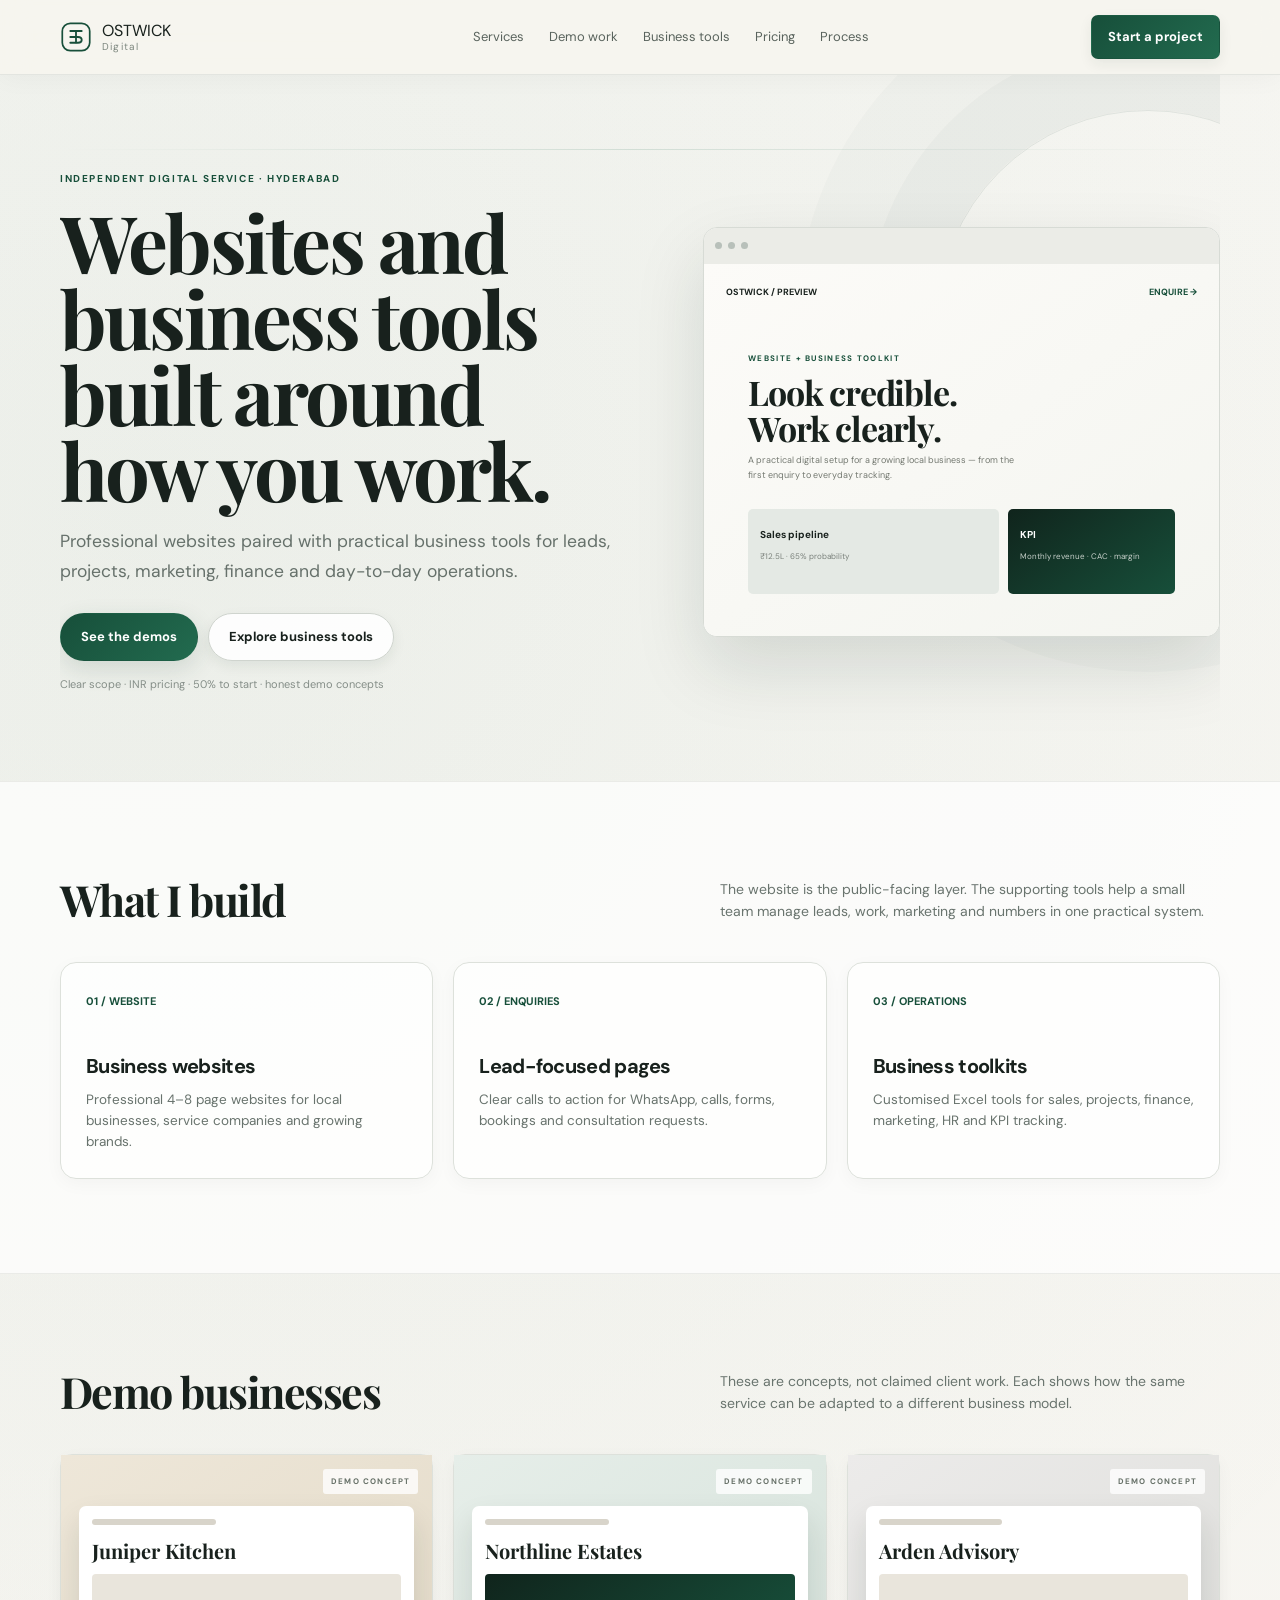
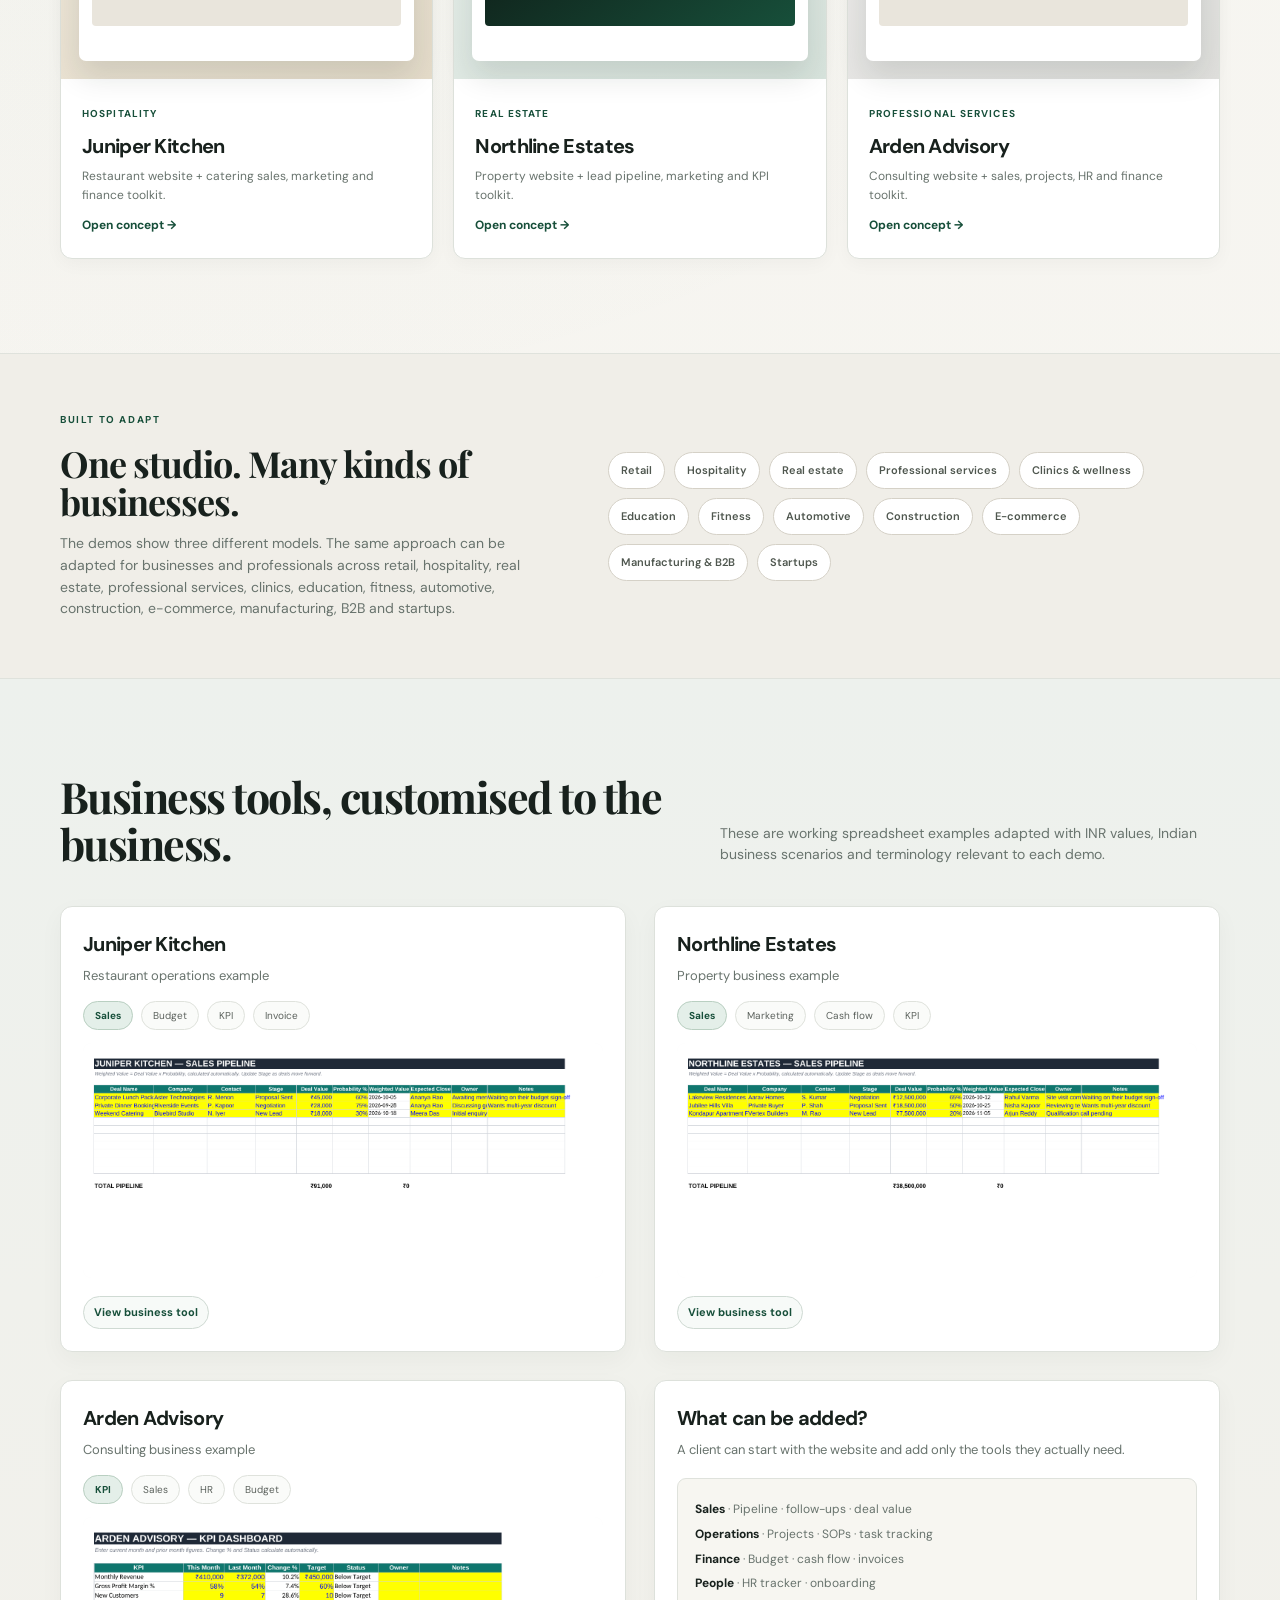
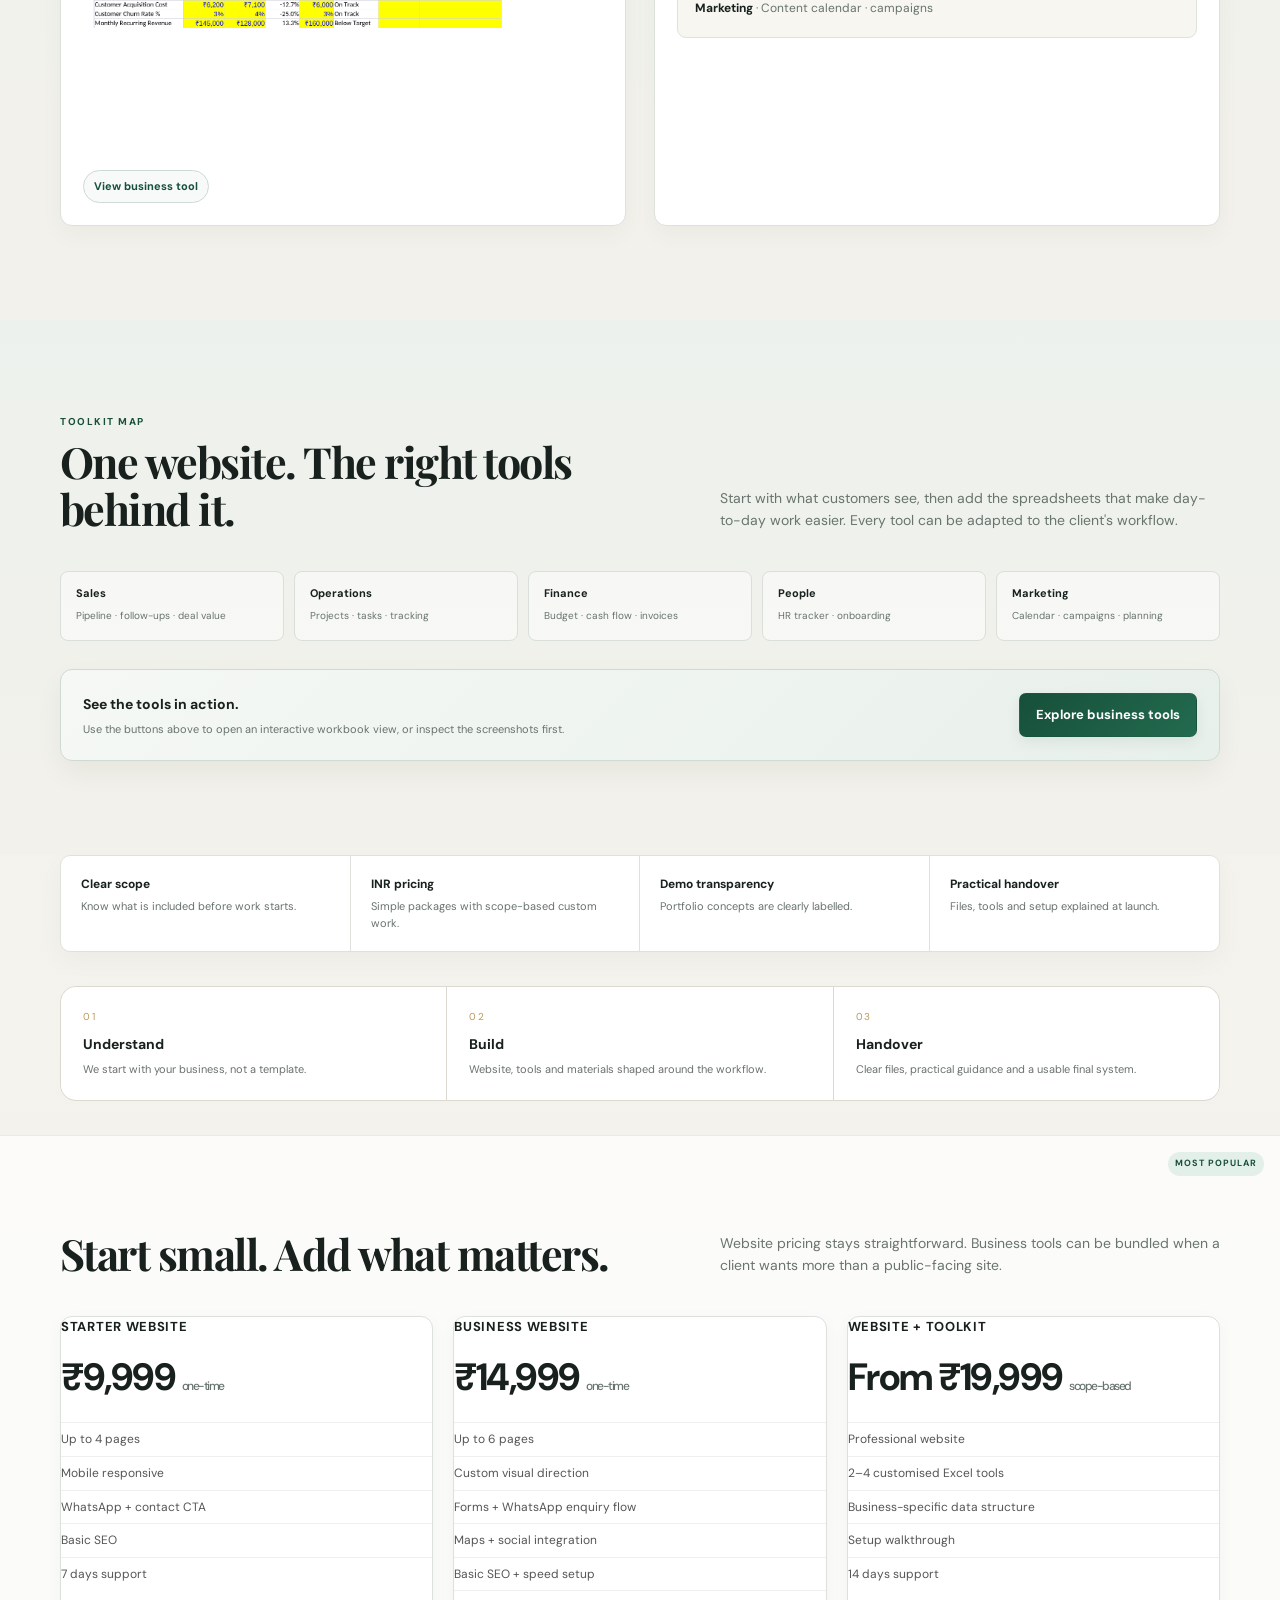
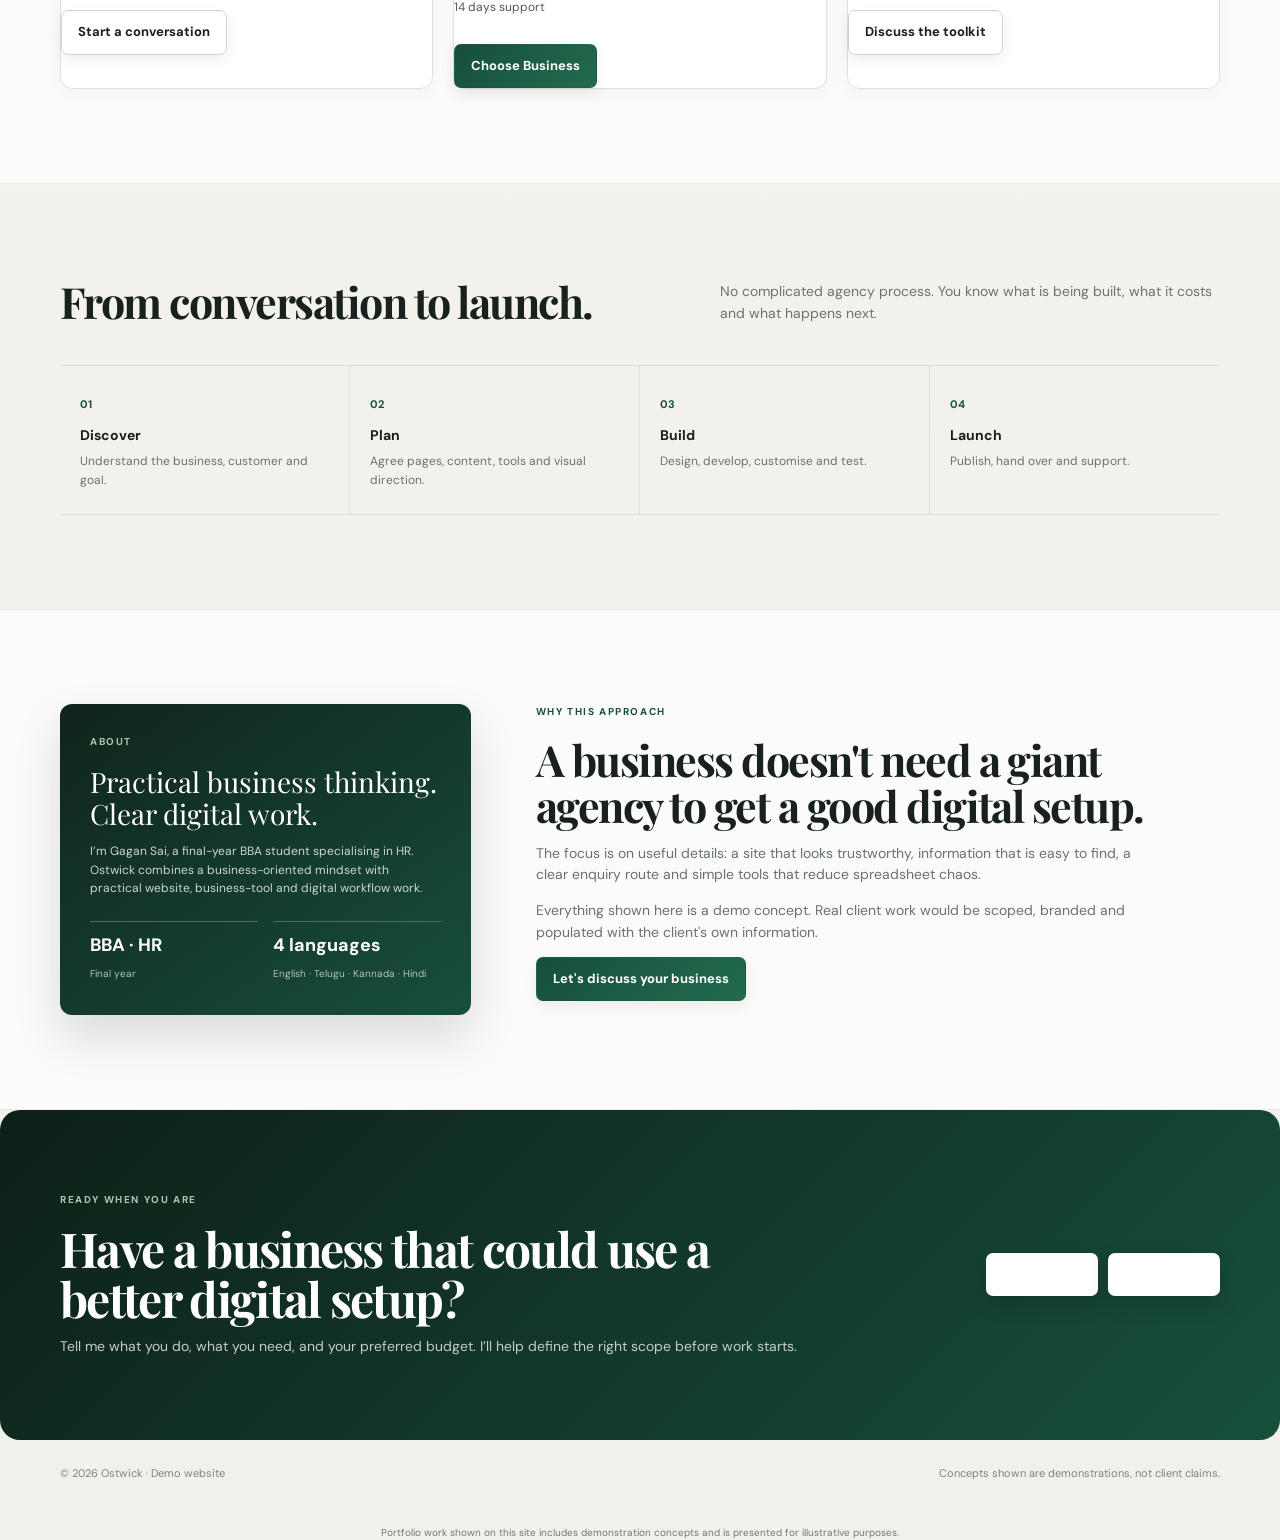
<file: Ostwick_index.html>
<!DOCTYPE html>

<html lang="en">
<head>
<link href="assets/ostwick-mark.svg" rel="icon" type="image/svg+xml"/>
<meta charset="utf-8"/><meta content="width=device-width,initial-scale=1" name="viewport"/>
<title>Ostwick Digital — Websites, Business Tools &amp; Digital Systems</title>
<meta content="Ostwick Digital builds professional websites, business tools and practical digital systems around how businesses and professionals work." name="description"/>
<link href="https://fonts.googleapis.com" rel="preconnect"/><link crossorigin="" href="https://fonts.gstatic.com" rel="preconnect"/>
<link href="https://fonts.googleapis.com/css2?family=DM+Sans:wght@400;500;600;700&amp;family=Playfair+Display:wght@600;700&amp;display=swap" rel="stylesheet"/>


<meta content="#21483c" name="theme-color"/>


<meta property="og:title" content="Ostwick Digital — Websites, Business Tools & Digital Systems">
<meta property="og:description" content="Ostwick Digital builds professional websites, business tools and practical digital systems around how businesses and professionals work.">
<meta property="og:image" content="assets/01_Juniper_Kitchen/Sales_Pipeline_Juniper_Kitchen.png">
<meta property="og:url" content="https://ostwickdigital.com/">
<meta property="og:type" content="website">
<link rel="stylesheet" href="styles.css">
<script src="main.js" defer></script>
</head>

<body>
<header><div class="wrap nav"><a aria-label="Ostwick Digital" class="ostwick-brand" href="#top"><span class="ostwick-brand-mark" aria-hidden="true"><svg viewBox="0 0 56 56" role="img"><rect x="4" y="4" width="48" height="48" rx="14" fill="none" stroke="currentColor" stroke-width="3"/><path d="M18 17.5h20M18 28h13.5c4.2 0 6.5 2.2 6.5 5.2S35.7 38 31.5 38H18" fill="none" stroke="currentColor" stroke-width="3.2" stroke-linecap="round"/><path d="M28 17.5v20" fill="none" stroke="currentColor" stroke-width="3.2" stroke-linecap="round"/></svg></span><span><span class="ostwick-brand-name">OSTWICK</span><span class="ostwick-brand-sub">Digital</span></span></a><nav class="links"><a href="#services">Services</a><a href="#work">Demo work</a><a href="#tools">Business tools</a><a href="#pricing">Pricing</a><a href="#process">Process</a></nav><a class="navbtn" href="#contact">Start a project</a></div></header>
<main id="top">
<section class="wrap hero">
<div><div class="eyebrow">Independent digital service · Hyderabad</div>
<h1>Websites and business tools built around how you work.</h1>
<p>Professional websites paired with practical business tools for leads, projects, marketing, finance and day-to-day operations.</p>
<div class="actions"><a class="btn primary" href="#work">See the demos</a><a class="btn secondary" href="#tools">Explore business tools</a></div>
<div class="micro">Clear scope · INR pricing · 50% to start · honest demo concepts</div></div>
<div class="browser"><div class="bar"><i class="dot"></i><i class="dot"></i><i class="dot"></i></div><div class="screen"><div class="screen-nav"><span>OSTWICK / PREVIEW</span><span>ENQUIRE →</span></div><div class="screen-body"><small>Website + business toolkit</small><h3>Look credible.<br/>Work clearly.</h3><p>A practical digital setup for a growing local business — from the first enquiry to everyday tracking.</p><div class="screen-grid"><div class="screen-panel"><b>Sales pipeline</b><span>₹12.5L · 65% probability</span></div><div class="screen-panel dark"><b>KPI</b><span>Monthly revenue · CAC · margin</span></div></div></div></div></div>
</section>
<section class="section alt reveal" id="services"><div class="wrap"><div class="section-head"><h2>What I build</h2><p>The website is the public-facing layer. The supporting tools help a small team manage leads, work, marketing and numbers in one practical system.</p></div><div class="grid3">
<article class="service"><span class="num">01 / WEBSITE</span><h3>Business websites</h3><p>Professional 4–8 page websites for local businesses, service companies and growing brands.</p></article>
<article class="service"><span class="num">02 / ENQUIRIES</span><h3>Lead-focused pages</h3><p>Clear calls to action for WhatsApp, calls, forms, bookings and consultation requests.</p></article>
<article class="service"><span class="num">03 / OPERATIONS</span><h3>Business toolkits</h3><p>Customised Excel tools for sales, projects, finance, marketing, HR and KPI tracking.</p></article>
</div></div></section>
<section class="section reveal" id="work"><div class="wrap"><div class="section-head"><h2>Demo businesses</h2><p>These are concepts, not claimed client work. Each shows how the same service can be adapted to a different business model.</p></div><div class="portfolio">
<article class="project"><div class="project-visual j"><div class="mini-site"><div class="line"></div><h4>Juniper Kitchen</h4><div class="block"></div></div></div><div class="project-info"><small>Hospitality</small><h3>Juniper Kitchen</h3><p>Restaurant website + catering sales, marketing and finance toolkit.</p><a class="view" href="#" data-demo="juniper">Open concept →</a></div></article>
<article class="project"><div class="project-visual n"><div class="mini-site"><div class="line"></div><h4>Northline Estates</h4><div class="darkblock"></div></div></div><div class="project-info"><small>Real estate</small><h3>Northline Estates</h3><p>Property website + lead pipeline, marketing and KPI toolkit.</p><a class="view" href="#" data-demo="northline">Open concept →</a></div></article>
<article class="project"><div class="project-visual a"><div class="mini-site"><div class="line"></div><h4>Arden Advisory</h4><div class="block"></div></div></div><div class="project-info"><small>Professional services</small><h3>Arden Advisory</h3><p>Consulting website + sales, projects, HR and finance toolkit.</p><a class="view" href="#" data-demo="arden">Open concept →</a></div></article>
</div></div></section>
<section class="fit-strip reveal">
<div class="wrap">
<div class="fit-intro">
<div class="eyebrow">Built to adapt</div>
<h2>One studio. Many kinds of businesses.</h2>
<p>The demos show three different models. The same approach can be adapted for businesses and professionals across retail, hospitality, real estate, professional services, clinics, education, fitness, automotive, construction, e-commerce, manufacturing, B2B and startups.</p>
</div>
<div aria-label="Business categories" class="fit-list">
<span>Retail</span><span>Hospitality</span><span>Real estate</span><span>Professional services</span>
<span>Clinics &amp; wellness</span><span>Education</span><span>Fitness</span><span>Automotive</span>
<span>Construction</span><span>E-commerce</span><span>Manufacturing &amp; B2B</span><span>Startups</span>
</div>
</div>
</section>
<section aria-labelledby="tools-heading" class="section tool-section reveal" id="tools"><div class="wrap"><div class="section-head"><h2 id="tools-heading">Business tools, customised to the business.</h2><p>These are working spreadsheet examples adapted with INR values, Indian business scenarios and terminology relevant to each demo.</p></div><div class="tools">
<div class="tool-card"><h3>Juniper Kitchen</h3><p>Restaurant operations example</p><div class="tool-tabs" data-group="juniper"><button type="button" class="tab active" data-pick-group="juniper" data-pick-file="Sales_Pipeline_Juniper_Kitchen.png">Sales</button><button type="button" class="tab" data-pick-group="juniper" data-pick-file="Financial_Budget_Juniper_Kitchen.png">Budget</button><button type="button" class="tab" data-pick-group="juniper" data-pick-file="KPI_Dashboard_Juniper_Kitchen.png">KPI</button><button type="button" class="tab" data-pick-group="juniper" data-pick-file="Invoice_Juniper_Kitchen.png">Invoice</button></div><img alt="Juniper Kitchen website demo" class="toolshot" id="juniper-shot" src="assets/01_Juniper_Kitchen/Sales_Pipeline_Juniper_Kitchen.png"/><a class="download" aria-label="Open interactive business tool" href="Ostwick_Workbook_Viewer.html?file=assets/01_Juniper_Kitchen/Sales_Pipeline_Juniper_Kitchen.xlsx&title=Juniper%20Kitchen%20—%20Sales%20Pipeline">View business tool</a></div>
<div class="tool-card"><h3>Northline Estates</h3><p>Property business example</p><div class="tool-tabs" data-group="northline"><button type="button" class="tab active" data-pick-group="northline" data-pick-file="Sales_Pipeline_Northline_Estates.png">Sales</button><button type="button" class="tab" data-pick-group="northline" data-pick-file="Marketing_Calendar_Northline_Estates.png">Marketing</button><button type="button" class="tab" data-pick-group="northline" data-pick-file="Cash_Flow_Dashboard_Northline_Estates.png">Cash flow</button><button type="button" class="tab" data-pick-group="northline" data-pick-file="KPI_Dashboard_Northline_Estates.png">KPI</button></div><img alt="Northline Estates website demo" class="toolshot" id="northline-shot" src="assets/02_Northline_Estates/Sales_Pipeline_Northline_Estates.png"/><a class="download" aria-label="Open interactive business tool" href="Ostwick_Workbook_Viewer.html?file=assets/02_Northline_Estates/Sales_Pipeline_Northline_Estates.xlsx&title=Northline%20Estates%20—%20Sales%20Pipeline">View business tool</a></div>
<div class="tool-card"><h3>Arden Advisory</h3><p>Consulting business example</p><div class="tool-tabs" data-group="arden"><button type="button" class="tab active" data-pick-group="arden" data-pick-file="KPI_Dashboard_Arden_Advisory.png">KPI</button><button type="button" class="tab" data-pick-group="arden" data-pick-file="Sales_Pipeline_Arden_Advisory.png">Sales</button><button type="button" class="tab" data-pick-group="arden" data-pick-file="HR_Tracker_Arden_Advisory.png">HR</button><button type="button" class="tab" data-pick-group="arden" data-pick-file="Financial_Budget_Arden_Advisory.png">Budget</button></div><img alt="Arden Advisory website demo" class="toolshot" id="arden-shot" src="assets/03_Arden_Advisory/KPI_Dashboard_Arden_Advisory.png"/><a class="download" aria-label="Open interactive business tool" href="Ostwick_Workbook_Viewer.html?file=assets/03_Arden_Advisory/KPI_Dashboard_Arden_Advisory.xlsx&title=Arden%20Advisory%20—%20KPI%20Dashboard">View business tool</a></div>
<div class="tool-card"><h3>What can be added?</h3><p>A client can start with the website and add only the tools they actually need.</p><div class="addons"><b>Sales</b><span> · Pipeline · follow-ups · deal value</span><br/><b>Operations</b><span> · Projects · SOPs · task tracking</span><br/><b>Finance</b><span> · Budget · cash flow · invoices</span><br/><b>People</b><span> · HR tracker · onboarding</span><br/><b>Marketing</b><span> · Content calendar · campaigns</span></div></div>
</div></div></section>
<section class="section tool-section reveal"><div class="wrap"><div class="section-head"><div><div class="section-kicker">Toolkit map</div><h2>One website. The right tools behind it.</h2></div><p>Start with what customers see, then add the spreadsheets that make day-to-day work easier. Every tool can be adapted to the client's workflow.</p></div><div class="tool-index"><div><b>Sales</b><span>Pipeline · follow-ups · deal value</span></div><div><b>Operations</b><span>Projects · tasks · tracking</span></div><div><b>Finance</b><span>Budget · cash flow · invoices</span></div><div><b>People</b><span>HR tracker · onboarding</span></div><div><b>Marketing</b><span>Calendar · campaigns · planning</span></div></div><div class="cta-panel"><div><b>See the tools in action.</b><span>Use the buttons above to open an interactive workbook view, or inspect the screenshots first.</span></div><a class="btn primary" href="#tools">Explore business tools</a></div></div></section>
<div class="trustbar">
<div><b>Clear scope</b><span>Know what is included before work starts.</span></div>
<div><b>INR pricing</b><span>Simple packages with scope-based custom work.</span></div>
<div><b>Demo transparency</b><span>Portfolio concepts are clearly labelled.</span></div>
<div><b>Practical handover</b><span>Files, tools and setup explained at launch.</span></div>
</div>
<div aria-label="Ostwick service principles" class="micro-proof wrap">
<div><span>01</span><b>Understand</b><small>We start with your business, not a template.</small></div>
<div><span>02</span><b>Build</b><small>Website, tools and materials shaped around the workflow.</small></div>
<div><span>03</span><b>Handover</b><small>Clear files, practical guidance and a usable final system.</small></div>
</div>
<section class="section alt reveal" id="pricing"><div class="wrap"><div class="section-head"><h2>Start small. Add what matters.</h2><p>Website pricing stays straightforward. Business tools can be bundled when a client wants more than a public-facing site.</p></div><div class="pricing">
<article class="price"><h3>STARTER WEBSITE</h3><div class="amount">₹9,999 <small>one-time</small></div><ul><li>Up to 4 pages</li><li>Mobile responsive</li><li>WhatsApp + contact CTA</li><li>Basic SEO</li><li>7 days support</li></ul><a class="btn secondary" href="#contact">Start a conversation</a></article>
<article class="price featured"><span class="tag">Most popular</span><h3>BUSINESS WEBSITE</h3><div class="amount">₹14,999 <small>one-time</small></div><ul><li>Up to 6 pages</li><li>Custom visual direction</li><li>Forms + WhatsApp enquiry flow</li><li>Maps + social integration</li><li>Basic SEO + speed setup</li><li>14 days support</li></ul><a class="btn primary" href="#contact">Choose Business</a></article>
<article class="price"><h3>WEBSITE + TOOLKIT</h3><div class="amount">From ₹19,999 <small>scope-based</small></div><ul><li>Professional website</li><li>2–4 customised Excel tools</li><li>Business-specific data structure</li><li>Setup walkthrough</li><li>14 days support</li></ul><a class="btn secondary" href="#contact">Discuss the toolkit</a></article>
</div></div></section>
<section class="section reveal" id="process"><div class="wrap"><div class="section-head"><h2>From conversation to launch.</h2><p>No complicated agency process. You know what is being built, what it costs and what happens next.</p></div><div class="steps"><div class="step"><span class="num">01</span><strong>Discover</strong><p>Understand the business, customer and goal.</p></div><div class="step"><span class="num">02</span><strong>Plan</strong><p>Agree pages, content, tools and visual direction.</p></div><div class="step"><span class="num">03</span><strong>Build</strong><p>Design, develop, customise and test.</p></div><div class="step"><span class="num">04</span><strong>Launch</strong><p>Publish, hand over and support.</p></div></div></div></section>
<section class="section alt"><div class="wrap about"><div class="about-card"><div class="eyebrow" style="color:#a9c8b4">About</div><div class="big">Practical business thinking. Clear digital work.</div><p>I’m Gagan Sai, a final-year BBA student specialising in HR. Ostwick combines a business-oriented mindset with practical website, business-tool and digital workflow work.</p><div class="facts"><div class="fact"><b>BBA · HR</b><span>Final year</span></div><div class="fact"><b>4 languages</b><span>English · Telugu · Kannada · Hindi</span></div></div></div><div class="about-copy"><div class="eyebrow">Why this approach</div><h2>A business doesn't need a giant agency to get a good digital setup.</h2><p>The focus is on useful details: a site that looks trustworthy, information that is easy to find, a clear enquiry route and simple tools that reduce spreadsheet chaos.</p><p>Everything shown here is a demo concept. Real client work would be scoped, branded and populated with the client's own information.</p><a class="btn primary" href="#contact">Let's discuss your business</a></div></div></section>
<section class="contact" id="contact"><div class="wrap contact-inner"><div><div class="eyebrow" style="color:#a9c8b4">Ready when you are</div><h2>Have a business that could use a better digital setup?</h2><p>Tell me what you do, what you need, and your preferred budget. I’ll help define the right scope before work starts.</p></div><div class="actions"><a class="btn secondary" href="mailto:gaganSU2005@outlook.com">Email me</a><a class="btn secondary" href="https://www.linkedin.com/in/gagan-uppari-a4126b257/" rel="noopener noreferrer" target="_blank">LinkedIn</a></div></div></section>
</main><footer><div class="wrap footer"><div>© 2026 Ostwick · Demo website</div><div>Concepts shown are demonstrations, not client claims.</div></div><p class="footer-note">Portfolio work shown on this site includes demonstration concepts and is presented for illustrative purposes.</p></footer>
<div class="modal" id="modal" ><div class="modalbox"><div class="modalhead"><strong id="modalTitle">Demo</strong><button class="close" >×</button></div><div class="demo" id="demoBody"></div></div></div>

</body></html>
</file>
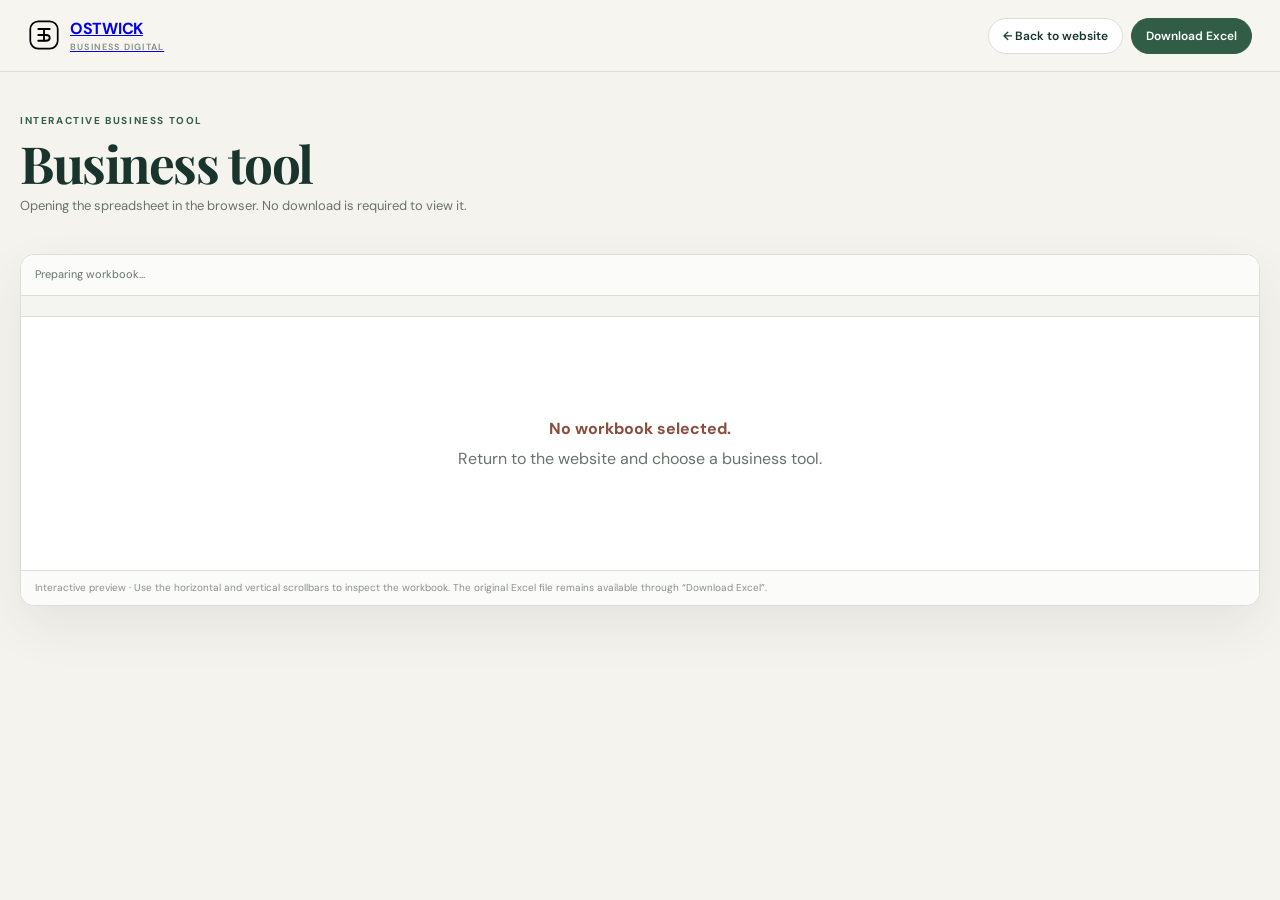
<file: Ostwick_Workbook_Viewer.html>
<!DOCTYPE html>
<html lang="en">
<head>
<meta charset="utf-8">
<meta name="viewport" content="width=device-width,initial-scale=1">
<title>Ostwick Digital — Business Tool Viewer</title>
<link href="assets/ostwick-mark.svg" rel="icon" type="image/svg+xml">
<link href="https://fonts.googleapis.com/css2?family=DM+Sans:wght@400;500;600;700&family=Playfair+Display:wght@600;700&display=swap" rel="stylesheet">
<script src="https://cdn.sheetjs.com/xlsx-0.20.3/package/dist/xlsx.full.min.js"></script>
<style>
:root{--ink:#18342c;--muted:#68736d;--paper:#f5f3ee;--card:#fff;--line:#d9ded9;--green:#315c45;--pale:#e4efe9;--gold:#b79a5b;--dark:#10241c}
*{box-sizing:border-box}
html,body{margin:0;min-height:100%;background:var(--paper);color:var(--ink);font-family:"DM Sans",Arial,sans-serif}
body{line-height:1.45}
.top{height:72px;background:rgba(247,245,239,.96);border-bottom:1px solid var(--line);display:flex;align-items:center;justify-content:space-between;padding:0 28px;position:sticky;top:0;z-index:20;backdrop-filter:blur(14px)}
.brand{display:flex;align-items:center;gap:10px;font-weight:700;letter-spacing:-.3px}
.brand img{width:32px;height:32px}
.brand small{display:block;color:#858d87;font-size:9px;letter-spacing:1.2px;font-weight:600}
.actions{display:flex;gap:8px}
.btn{border:1px solid var(--line);background:#fff;color:var(--ink);border-radius:999px;padding:9px 14px;font:600 12px "DM Sans",Arial;cursor:pointer;text-decoration:none}
.btn.primary{background:var(--green);border-color:var(--green);color:#fff}
.btn:hover{transform:translateY(-1px)}
.wrap{width:min(1240px,calc(100% - 36px));margin:0 auto}
.hero{padding:42px 0 20px}
.eyebrow{text-transform:uppercase;letter-spacing:.16em;color:var(--green);font-size:10px;font-weight:700}
h1{font-family:"Playfair Display",Georgia,serif;font-size:clamp(32px,4vw,52px);line-height:1.02;margin:8px 0 8px;letter-spacing:-1.5px}
.sub{color:var(--muted);font-size:13px;margin:0}
.viewer{background:#fff;border:1px solid var(--line);border-radius:14px;box-shadow:0 20px 50px rgba(20,45,35,.08);overflow:hidden;margin:18px 0 50px}
.toolbar{display:flex;align-items:center;justify-content:space-between;gap:14px;padding:12px 14px;border-bottom:1px solid var(--line);background:#fbfbf9}
.status{font-size:11px;color:var(--muted)}
.sheets{display:flex;gap:6px;overflow:auto;padding:10px 12px;border-bottom:1px solid var(--line);background:#f4f5f1}
.sheet-btn{white-space:nowrap;border:1px solid transparent;background:transparent;border-radius:8px;padding:8px 12px;font:600 11px "DM Sans",Arial;color:#5c665f;cursor:pointer}
.sheet-btn.active{background:#fff;border-color:#cbd5ce;color:var(--green);box-shadow:0 3px 10px rgba(25,50,40,.05)}
.grid-wrap{overflow:auto;max-height:68vh;background:#fff}
.grid{border-collapse:separate;border-spacing:0;min-width:100%;font-size:11px;color:#28362f}
.grid th,.grid td{border-right:1px solid #e6e9e5;border-bottom:1px solid #e6e9e5;padding:7px 9px;white-space:nowrap;text-align:left;vertical-align:top;background:#fff}
.grid thead th{position:sticky;top:0;z-index:4;background:#eef3ef;color:#315c45;font-weight:700}
.grid .rownum{position:sticky;left:0;z-index:3;background:#f4f6f3;color:#8a938d;text-align:right;min-width:46px;width:46px}
.grid thead .rownum{z-index:5}
.grid tbody tr:hover td{background:#f8faf8}
.loading,.error{padding:50px 24px;text-align:center;color:var(--muted)}
.error strong{display:block;color:#8a4d3d;margin-bottom:7px}
.note{font-size:10px;color:#89918c;padding:10px 14px;border-top:1px solid var(--line);background:#fbfbf9}
@media(max-width:650px){.top{padding:0 14px}.brand small{display:none}.wrap{width:calc(100% - 24px)}.hero{padding-top:28px}.actions .btn{padding:8px 10px}.grid-wrap{max-height:65vh}}
</style>

<meta property="og:title" content="Ostwick Digital — Business Tool Viewer">
<meta property="og:description" content="Interactive business spreadsheet viewer for Ostwick Digital concepts.">
<meta property="og:image" content="assets/01_Juniper_Kitchen/Sales_Pipeline_Juniper_Kitchen.png">
<meta property="og:type" content="website">
</head>
<body>
<header class="top">
  <a class="brand" href="index.html" aria-label="Back to Ostwick Digital">
    <img src="assets/ostwick-mark.svg" alt="">
    <span>OSTWICK<small>BUSINESS DIGITAL</small></span>
  </a>
  <div class="actions">
    <a class="btn" href="index.html">← Back to website</a>
    <a class="btn primary" id="downloadBtn" href="#" download>Download Excel</a>
  </div>
</header>

<main class="wrap">
  <section class="hero">
    <div class="eyebrow">Interactive business tool</div>
    <h1 id="title">Loading workbook…</h1>
    <p class="sub" id="subtitle">Opening the spreadsheet in the browser. No download is required to view it.</p>
  </section>

  <section class="viewer" aria-label="Spreadsheet viewer">
    <div class="toolbar">
      <div class="status" id="status">Preparing workbook…</div>
      <div class="status" id="size"></div>
    </div>
    <div class="sheets" id="sheets" aria-label="Workbook sheets"></div>
    <div class="grid-wrap" id="gridWrap">
      <div class="loading" id="loading">Loading spreadsheet interface…</div>
    </div>
    <div class="note">Interactive preview · Use the horizontal and vertical scrollbars to inspect the workbook. The original Excel file remains available through “Download Excel”.</div>
  </section>
</main>

<script>
const params = new URLSearchParams(location.search);
const file = params.get("file");
const title = params.get("title") || "Business tool";

document.getElementById("title").textContent = title;
const downloadBtn = document.getElementById("downloadBtn");
if(file){
  downloadBtn.href = file;
  downloadBtn.setAttribute("download","");
}

function esc(v){
  return String(v ?? "").replace(/&/g,"&amp;").replace(/</g,"&lt;").replace(/>/g,"&gt;").replace(/"/g,"&quot;");
}

function renderSheet(wb, name){
  const ws = wb.Sheets[name];
  const html = XLSX.utils.sheet_to_html(ws, {header:"", footer:"", editable:false});
  const wrap = document.getElementById("gridWrap");
  const temp = document.createElement("div");
  temp.innerHTML = html;
  const table = temp.querySelector("table");
  if(!table){ wrap.innerHTML='<div class="error"><strong>Could not render this sheet.</strong>Please use Download Excel to open the original workbook.</div>'; return; }
  table.className="grid";
  const rows = table.querySelectorAll("tr");
  rows.forEach((tr, i)=>{
    const cell = document.createElement(i===0 ? "th" : "td");
    cell.className="rownum";
    cell.textContent = i===0 ? "#" : i;
    tr.insertBefore(cell, tr.firstChild);
  });
  wrap.innerHTML="";
  wrap.appendChild(table);
  document.getElementById("status").textContent = "Viewing: " + name;
  document.getElementById("size").textContent = `${Math.max(rows.length-1,0)} rows`;
}

async function loadWorkbook(){
  if(!file){
    document.getElementById("loading").innerHTML='<div class="error"><strong>No workbook selected.</strong>Return to the website and choose a business tool.</div>';
    return;
  }
  try{
    const res = await fetch(file, {cache:"no-store"});
    if(!res.ok) throw new Error("Workbook request failed ("+res.status+")");
    const ab = await res.arrayBuffer();
    const wb = XLSX.read(ab, {cellDates:true});
    const sheets = document.getElementById("sheets");
    sheets.innerHTML="";
    wb.SheetNames.forEach((name,i)=>{
      const b=document.createElement("button");
      b.className="sheet-btn"+(i===0?" active":"");
      b.textContent=name;
      b.onclick=()=>{
        document.querySelectorAll(".sheet-btn").forEach(x=>x.classList.remove("active"));
        b.classList.add("active");
        renderSheet(wb,name);
      };
      sheets.appendChild(b);
    });
    renderSheet(wb, wb.SheetNames[0]);
    document.getElementById("subtitle").textContent =
      `${wb.SheetNames.length} worksheet${wb.SheetNames.length===1?"":"s"} · View the workbook directly in the Ostwick interface.`;
  }catch(err){
    document.getElementById("status").textContent="Unable to open workbook";
    document.getElementById("gridWrap").innerHTML=
      '<div class="error"><strong>We could not load this workbook in the browser.</strong>'+
      esc(err.message)+'<br><br>Use “Download Excel” to open the original file.</div>';
  }
}
loadWorkbook();
</script>
</body>
</html>
</file>
<file: styles.css>
:root {
  /* Combined variables from all passes */
  --ink: #18211d;
  --muted: #68736d;
  --paper: #f6f4ef;
  --card: #ffffff;
  --line: #dfe2dc;
  --green: #174f3a;
  --pale: #e8f0eb;
  --dark: #10241c;
  --gold: #b28a4b;
  --serif: 'Playfair Display', Georgia, serif;
  --sans: 'DM Sans', Arial, sans-serif;
  --accent: #1f6a4d;
  --accent2: #6d9882;
  --shadow: 0 18px 45px rgba(16, 36, 28, .09);
}

* { box-sizing: border-box; }
html { scroll-behavior: smooth; }
body {
  margin: 0;
  background: radial-gradient(circle at 12% 8%, rgba(31, 106, 77, .055), transparent 26%), linear-gradient(180deg, #f8f7f3 0%, #f2f0ea 100%);
  color: var(--ink);
  font-family: var(--sans);
  line-height: 1.55;
}
::selection { background: #dfe7df; color: #17352d; }
a { text-decoration: none; color: inherit; }
a:focus-visible, button:focus-visible { outline: 2px solid #b79a5b; outline-offset: 4px; }
.wrap { width: min(1160px, calc(100% - 40px)); margin: auto; }

header {
  position: sticky;
  top: 0;
  z-index: 9;
  background: rgba(247, 245, 239, .9) !important;
  border-bottom: 1px solid rgba(223, 226, 220, .8);
  box-shadow: 0 4px 24px rgba(16, 36, 28, .035);
  backdrop-filter: blur(14px);
}
.nav { height: 74px; display: flex; align-items: center; justify-content: space-between; border-bottom: 0; }
.brand { font-weight: 700; font-size: 21px; letter-spacing: -.55px; }
.brand span { color: var(--green); }
.brand:after { color: #7d877f; opacity: .9; }

.ostwick-brand { min-width: 190px; display: inline-flex; align-items: center; gap: 10px; text-decoration: none; color: inherit; }
.ostwick-brand-mark { width: 32px; height: 32px; display: inline-flex; align-items: center; justify-content: center; flex: 0 0 32px; color: var(--green); }
.ostwick-brand-mark svg { width: 32px; height: 32px; display: block; }
.ostwick-brand-name, .ostwick-brand-sub { display: block; }
.ostwick-brand-name { line-height: 1; }
.ostwick-brand-sub { font-size: 10px; letter-spacing: 1.2px; color: #7d877f; margin-top: 3px; line-height: 1; }

.links { display: flex; gap: 25px; font-size: 13px; color: #59635d; }
.links a { position: relative; }
.links a:after { content: ""; position: absolute; left: 0; right: 0; bottom: -7px; height: 1px; background: var(--green); transform: scaleX(0); transform-origin: left; transition: transform .2s; }
.links a:hover:after { transform: scaleX(1); }

.navbtn, .btn {
  display: inline-flex; align-items: center; justify-content: center;
  border-radius: 7px; padding: 11px 16px; font-size: 13px; font-weight: 700; border: 1px solid transparent;
  box-shadow: 0 5px 14px rgba(16, 36, 28, .07);
  transition: transform .18s ease, box-shadow .18s ease, background .18s ease;
}
.navbtn:hover, .btn:hover { transform: translateY(-2px); box-shadow: 0 10px 22px rgba(16, 36, 28, .12); }
.btn.primary, .navbtn { background: linear-gradient(135deg, #174f3a, #226b4f); color: #fff; }
.btn.secondary { background: rgba(255, 255, 255, .9); border-color: #cfd4ce; }

.hero { padding: 96px 0 88px; display: grid; grid-template-columns: 1.05fr .95fr; gap: 72px; align-items: center; position: relative; overflow: hidden; }
.hero:before { content: ""; position: absolute; left: 0; right: 0; top: 74px; height: 1px; background: linear-gradient(90deg, transparent, rgba(31, 106, 77, .15), transparent); pointer-events: none; }
.hero:after { content: ""; position: absolute; right: -12%; top: 5%; width: 420px; height: 420px; border: 1px solid rgba(33, 72, 60, .10); border-radius: 50%; box-shadow: 0 0 0 70px rgba(33, 72, 60, .025), 0 0 0 140px rgba(33, 72, 60, .018); pointer-events: none; }
.hero > * { position: relative; z-index: 1; }
.hero-copy { position: relative; }
.eyebrow { text-transform: uppercase; letter-spacing: .16em !important; font-size: 10px; font-weight: 700; color: var(--green); margin-bottom: 16px; }
h1, h2, h3 { letter-spacing: -.035em; }
.hero h1 { font-family: var(--serif); font-size: clamp(46px, 6.2vw, 82px); line-height: .96; max-width: 860px; margin: 0 0 20px; }
.hero h1 em { font-style: normal; color: var(--green); }
.hero p { font-size: 17.5px; color: #66716b; max-width: 650px; margin: 0 0 26px; line-height: 1.7; }
.hero .btn { border-radius: 999px; padding: 13px 20px; }
.hero .btn.primary { box-shadow: 0 8px 24px rgba(33, 72, 60, .14); }
.hero-note { display: flex; gap: 10px; align-items: center; margin-top: 20px; font-size: 11px; color: #687069; }
.hero-note i { width: 7px; height: 7px; background: var(--green); border-radius: 50%; display: inline-block; }
.actions { display: flex; gap: 10px; flex-wrap: wrap; }
.micro { margin-top: 15px; font-size: 11px; color: #858e88; }

.browser { background: #fff; border: 1px solid #d7dbd5; border-radius: 14px; overflow: hidden; box-shadow: 0 30px 70px rgba(16, 36, 28, .13); transform: translateY(0); transition: transform .3s ease; }
.browser:hover { transform: translateY(-5px); }
.bar { height: 36px; background: #ebece7; display: flex; align-items: center; padding: 0 11px; gap: 6px; }
.dot { width: 7px; height: 7px; border-radius: 50%; background: #b8c0ba; }
.screen { padding: 22px; background: linear-gradient(145deg, #fcfbf8, #f4f5f0); }
.screen-nav { display: flex; justify-content: space-between; font-size: 9px; font-weight: 700; }
.screen-nav span:last-child { color: var(--green); }
.screen-body { padding: 44px 22px 20px; }
.screen-body small { color: var(--green); font-weight: 700; text-transform: uppercase; letter-spacing: 1.3px; font-size: 8px; }
.screen-body h3 { font-family: var(--serif); font-size: 34px; line-height: 1.03; margin: 7px 0; }
.screen-body p { font-size: 9px; color: #747971; max-width: 280px; }
.screen-grid { display: grid; grid-template-columns: 1.2fr .8fr; gap: 9px; margin-top: 24px; }
.screen-panel { height: 85px; border-radius: 5px; background: #e4e9e4; padding: 12px; }
.screen-panel.dark { background: linear-gradient(145deg, #10241c, #174f3a); color: #fff; }
.screen-panel b { font-size: 10px; }
.screen-panel span { display: block; font-size: 8px; color: #7a817b; margin-top: 4px; }
.screen-panel.dark span { color: #c7d0ca; }

section { scroll-margin-top: 92px; }
.section { padding: 94px 0; position: relative; }
.section.alt { background: rgba(255, 255, 255, .72); border-top: 1px solid rgba(223, 226, 220, .6); border-bottom: 1px solid rgba(223, 226, 220, .6); }
.section-head { display: flex; justify-content: space-between; gap: 35px; align-items: end; margin-bottom: 40px; }
.section h2 { font-family: var(--serif); font-size: 43px; line-height: 1.08; margin: 0; }
.section-head p { max-width: 500px; color: #69746e; font-size: 14px; margin: 0; }
.section-kicker { font-size: 10px; letter-spacing: 1.5px; text-transform: uppercase; color: var(--green); font-weight: 700; margin-bottom: 9px; }

.grid3 { display: grid; grid-template-columns: repeat(3, 1fr); gap: 20px; }
.service, .project, .tool-card, .price {
  border: 1px solid #dde1db; background: #fff; border-radius: 12px;
  box-shadow: 0 5px 18px rgba(16, 36, 28, .035);
  transition: transform .2s ease, box-shadow .2s ease, border-color .2s ease;
}
.service:hover, .project:hover, .tool-card:hover, .price:hover { transform: translateY(-4px); box-shadow: var(--shadow); border-color: #cbd4ce; }
.service { padding: 25px !important; min-height: 215px; border-radius: 16px !important; background: rgba(255, 255, 255, .72) !important; }
.service .num { font-size: 11px; color: var(--green); font-weight: 700; }
.service h3 { margin: 38px 0 8px; font-size: 20px; }
.service p { margin: 0; color: var(--muted); font-size: 13.5px; }

.portfolio { display: grid; grid-template-columns: repeat(3, 1fr); gap: 20px; }
.portfolio-card { border-radius: 16px !important; background: rgba(255, 255, 255, .72) !important; overflow: hidden; }
.portfolio-card img { transition: transform .45s cubic-bezier(.2, .7, .2, 1); }
.portfolio-card:hover img { transform: scale(1.025); }
.portfolio-card:hover { box-shadow: 0 18px 45px rgba(26, 45, 38, .10) !important; }
.project-visual { height: 224px; padding: 18px; display: flex; align-items: end; position: relative; }
.project-visual:after { content: 'DEMO CONCEPT'; position: absolute; top: 14px; right: 14px; font-size: 8px; letter-spacing: 1.2px; font-weight: 700; color: #667067; background: rgba(255, 255, 255, .78); padding: 6px 8px; border-radius: 3px; }
.j { background: linear-gradient(145deg, #eee7d9, #e4dbc9); }
.n { background: linear-gradient(145deg, #e6eee9, #d7e3dc); }
.a { background: linear-gradient(145deg, #ecebea, #dfdfdc); }
.mini-site { width: 100%; height: 155px; background: #fff; border-radius: 7px; box-shadow: 0 15px 30px rgba(16, 36, 28, .12); padding: 13px; }
.mini-site .line { height: 6px; width: 40%; background: #d8d4ca; border-radius: 3px; margin-bottom: 10px; }
.mini-site h4 { font-family: var(--serif); font-size: 20px; margin: 0 0 8px; }
.mini-site .block { height: 52px; border-radius: 4px; background: #e9e5dc; }
.mini-site .darkblock { height: 52px; border-radius: 4px; background: linear-gradient(145deg, #10241c, #174f3a); }
.project-info { padding: 21px; }
.project-info small { font-size: 10px; text-transform: uppercase; letter-spacing: 1.1px; color: var(--green); font-weight: 700; }
.project-info h3 { margin: 6px 0 5px; font-size: 20px; }
.project-info p { margin: 0; color: var(--muted); font-size: 12px; }
.view { display: inline-block; margin-top: 12px; color: var(--green); font-size: 12px; font-weight: 700; cursor: pointer; }

.tool-section { background: linear-gradient(180deg, #edf1ed, #f3f1eb); }
.tools { display: grid; grid-template-columns: 1fr 1fr; gap: 28px; }
.tool-card { padding: 22px; box-shadow: 0 8px 24px rgba(31, 43, 37, .04); }
.tool-card h3 { margin: 0 0 6px; font-size: 20px; }
.tool-card p { font-size: 13px; color: var(--muted); margin: 0 0 15px; }
.tool-tabs { display: flex; gap: 8px; flex-wrap: wrap; margin-bottom: 13px; }
.tab { font-family: inherit; border: 1px solid var(--line); border-radius: 999px; padding: 7px 11px; background: #fafbf9; transition: .18s; font-size: 10px; color: #5c625d; cursor: pointer; }
.tab:hover { border-color: #b7c6bd; color: var(--green); }
.tab.active { background: #e4efe9; border-color: #b9cfc1; color: #174f3a; font-weight: 700; }
.toolshot { width: 100%; height: 235px; object-fit: cover; object-position: top; border-radius: 8px; box-shadow: inset 0 0 0 1px rgba(16, 36, 28, .02); background: #fff; cursor: zoom-in; transition: transform .2s ease, box-shadow .2s ease; }
.toolshot:hover { box-shadow: 0 10px 28px rgba(31, 43, 37, .10); }
.tool-meta { display: flex; justify-content: space-between; align-items: center; margin-top: 10px; font-size: 10px; color: #747b75; }
.tool-meta strong { color: var(--green); }
.download { font-size: 11px; color: var(--green); font-weight: 700; margin-top: 10px; padding: 7px 10px; border: 1px solid #cfdad3; border-radius: 999px; background: #f7faf8; display: inline-block; text-decoration: none; }
.download:hover { background: #e8f0eb; }
.addons { margin-top: 18px; border: 1px solid var(--line); background: #f7f6f1; border-radius: 9px; padding: 17px; }
.addons b { font-size: 12px; }
.addons span { font-size: 12px; color: var(--muted); }

.tool-index { display: grid; grid-template-columns: repeat(5, 1fr); gap: 10px; margin-top: 30px; }
.tool-index > div { border: 1px solid #d9dfda !important; background: rgba(255, 255, 255, .45); border-radius: 8px; padding: 13px 15px; transition: .18s; }
.tool-index > div:hover { background: #fff; transform: translateY(-2px); box-shadow: 0 8px 20px rgba(16, 36, 28, .06); }
.tool-index b { display: block; font-size: 11px; }
.tool-index span { font-size: 10px; color: var(--muted); }

.cta-panel { margin-top: 28px; padding: 22px; border: 1px solid #cfdad3 !important; background: linear-gradient(135deg, #f5f8f5, #e8f0eb) !important; border-radius: 12px !important; box-shadow: 0 12px 28px rgba(16, 36, 28, .05); display: flex; justify-content: space-between; align-items: center; gap: 20px; }
.cta-panel b { font-size: 14px; }
.cta-panel span { display: block; font-size: 11px; color: var(--muted); margin-top: 4px; }

.fit-strip { padding: 58px 0; border-top: 1px solid var(--line); border-bottom: 1px solid var(--line); background: #f0eee8; }
.fit-strip .wrap { display: grid; grid-template-columns: .9fr 1.1fr; gap: 48px; align-items: center; }
.fit-intro h2 { font-family: var(--serif); font-size: 36px; line-height: 1.08; letter-spacing: -1px; margin: 0 0 12px; }
.fit-intro p { color: var(--muted); font-size: 14px; margin: 0; max-width: 560px; }
.fit-list { display: flex; flex-wrap: wrap; gap: 9px; }
.fit-list span { border: 1px solid #d5d1c7; background: #fff; padding: 9px 12px; border-radius: 999px; font-size: 11px; font-weight: 600; color: #4f574f; transition: background .18s ease, transform .18s ease; }
.fit-list span:hover { background: #e8eee8; transform: translateY(-1px); }

.trustbar { width: min(1160px, calc(100% - 40px)); margin: 0 auto 0; display: grid; grid-template-columns: repeat(4, 1fr); border: 1px solid var(--line); background: #fff; border-radius: 10px; overflow: hidden; box-shadow: 0 8px 28px rgba(28, 40, 35, .035); }
.trustbar div { padding: 19px 20px; border-right: 1px solid var(--line); }
.trustbar div:last-child { border-right: 0; }
.trustbar b { display: block; font-size: 12px; margin-bottom: 4px; }
.trustbar span { display: block; font-size: 11px; color: var(--muted); }

.micro-proof { display: grid; grid-template-columns: repeat(3, 1fr); gap: 1px; background: #dcd9d0; border: 1px solid #dcd9d0; border-radius: 16px; overflow: hidden; margin-top: 34px; margin-bottom: 34px; }
.micro-proof div { background: #fff; padding: 22px; }
.micro-proof span { display: block; font-size: 10px; letter-spacing: .15em; color: #b79a5b; margin-bottom: 10px; }
.micro-proof b { display: block; font-size: 14px; margin-bottom: 5px; }
.micro-proof small { display: block; color: #6a716c; font-size: 11px; line-height: 1.55; }

.pricing { display: grid; grid-template-columns: repeat(3, 1fr); gap: 20px; }
.price-card { border-radius: 16px !important; background: rgba(255, 255, 255, .72) !important; padding: 30px !important; transition: transform .2s ease, box-shadow .2s ease, border-color .2s ease; }
.price-card:hover { transform: translateY(-3px); box-shadow: 0 14px 32px rgba(35, 42, 37, .07); border-color: #c6c1b5; }
.price-card.featured { border: 2px solid #1f6a4d; box-shadow: 0 18px 50px rgba(33, 72, 60, .13) !important; background: linear-gradient(180deg, #fff, #fbfdfb) !important; position: relative; }
.tag { position: absolute; right: 16px; top: 16px; background: #e3efe9; color: #174f3a; font-size: 9px; text-transform: uppercase; letter-spacing: 1px; font-weight: 700; padding: 5px 7px; border-radius: 999px; }
.price h3 { margin: 0; font-size: 13px; letter-spacing: .7px; }
.amount { font-size: 38px; font-weight: 700; letter-spacing: -1.5px; margin: 10px 0 16px; }
.amount small { font-size: 12px; font-weight: 500; color: var(--muted); }
.price ul { padding: 0; margin: 0 0 20px; list-style: none; color: #555; font-size: 12px; }
.price li { padding: 7px 0; border-top: 1px solid #edf0ec; }
.price-card .price { letter-spacing: -.04em; }

.steps { display: grid; grid-template-columns: repeat(4, 1fr); border-top: 1px solid var(--line); border-bottom: 1px solid var(--line); border-color: #d9ded9; }
.step { padding: 25px 20px; border-right: 1px solid var(--line); transition: background .18s; }
.step:hover { background: rgba(232, 240, 235, .5); }
.step:last-child { border-right: 0; }
.step .num { font-size: 11px; color: var(--green); font-weight: 700; }
.step strong { display: block; font-size: 14px; margin: 10px 0 5px; }
.step p { font-size: 12px; color: var(--muted); margin: 0; }

.about { display: grid; grid-template-columns: .75fr 1.25fr; gap: 65px; }
.about-card { background: linear-gradient(145deg, #10241c, #174f3a); color: #fff; border-radius: 12px; padding: 30px; box-shadow: 0 22px 48px rgba(16, 36, 28, .14); }
.about-card .big { font-family: var(--serif); font-size: 28px; line-height: 1.15; }
.about-card p { color: #cbd7d0; font-size: 12px; }
.facts { display: grid; grid-template-columns: 1fr 1fr; gap: 15px; margin-top: 23px; }
.fact { border-top: 1px solid #506b5d; padding-top: 10px; }
.fact b { display: block; font-size: 18px; }
.fact span { font-size: 10px; color: #b6c1ba; }
.about-copy p { color: #68736d; max-width: 620px; font-size: 14px; }
.about-copy h2 { max-width: 720px; }

.contact { background: linear-gradient(135deg, #0d2018, #174f3a); color: #fff; padding: 82px 0; border-radius: 20px; }
.cta { border-radius: 20px; }
.contact-inner { display: flex; justify-content: space-between; gap: 35px; align-items: center; }
.contact h2 { font-family: var(--serif); font-size: 48px; line-height: 1.05; margin: 0 0 12px; max-width: 670px; }
.contact p { color: #c4cdc7; font-size: 14px; margin: 0; }
.contact .btn.secondary { background: #fff; border: 0; box-shadow: 0 8px 22px rgba(0, 0, 0, .14); }
.contact .actions .btn { min-width: 112px; }

.footer { padding: 25px 0; color: #7c847f; font-size: 11px; display: flex; justify-content: space-between; }
.footer-note { max-width: 720px; margin: 18px auto 0; font-size: 10px; line-height: 1.5; opacity: .58; text-align: center; }

.modal { position: fixed; inset: 0; background: rgba(8, 20, 15, .78); backdrop-filter: blur(4px); display: none; align-items: center; justify-content: center; padding: 20px; z-index: 10; }
.modal.open { display: flex; }
.modalbox { width: min(980px, 100%); max-height: 90vh; overflow: auto; background: #fff; border-radius: 13px; box-shadow: 0 30px 80px rgba(0, 0, 0, .25); }
.modalhead { padding: 16px 19px; border-bottom: 1px solid var(--line); display: flex; justify-content: space-between; align-items: center; background: #fbfbf9; }
.close { border: 0; background: #eee; border-radius: 50%; width: 30px; height: 30px; cursor: pointer; transition: .18s; }
.close:hover { transform: rotate(90deg); background: #e4e9e5; }
.demo { padding: 26px; }
.demo h2 { font-family: var(--serif); font-size: 40px; line-height: 1.05; margin: 5px 0 9px; }
.demo p { color: var(--muted); font-size: 13px; }
.demo-image { width: 100%; height: 280px; object-fit: cover; border: 1px solid var(--line); border-radius: 6px; margin-top: 18px; }
.demo-grid { display: grid; grid-template-columns: 1fr 1fr; gap: 18px; margin-top: 20px; }
.demo-grid > div { border-top: 1px solid var(--line); padding-top: 13px; }
.demo-grid b { font-size: 12px; }
.demo-grid span { display: block; color: var(--muted); font-size: 12px; margin-top: 5px; }

.reveal { opacity: 0; transform: translateY(18px); transition: opacity .65s ease, transform .65s ease; }
.reveal.in { opacity: 1; transform: none; }
.mobile-menu { display: none; }

@media(max-width:900px) {
  .links { gap: 14px; }
  .navbtn { padding: 10px 12px; }
  .fit-strip .wrap { grid-template-columns: 1fr; }
  .trustbar { grid-template-columns: repeat(2, 1fr); }
  .trustbar div:nth-child(2) { border-right: 0; }
  .trustbar div:nth-child(-n+2) { border-bottom: 1px solid var(--line); }
}
@media(max-width:850px) {
  header { position: sticky; }
  .links { display: none; }
  .brand:after { display: none; }
  .hero, .about, .tools { grid-template-columns: 1fr; }
  .hero { padding: 66px 0 60px; gap: 38px; }
  .hero h1 { letter-spacing: -2.2px; }
  .section { padding: 72px 0; }
  .section h2 { font-size: 36px; }
  .grid3, .portfolio, .pricing { grid-template-columns: 1fr; }
  .steps { grid-template-columns: 1fr 1fr; }
  .step:nth-child(2) { border-right: 0; }
  .step:nth-child(-n+2) { border-bottom: 1px solid var(--line); }
  .contact-inner { display: block; }
  .contact h2 { font-size: 39px; }
  .contact .actions { margin-top: 23px; }
  .section-head { display: block; }
  .section-head p { margin-top: 13px; }
  .footer { display: block; }
  .footer div+div { margin-top: 5px; }
  .trust-grid { grid-template-columns: 1fr 1fr; }
  .trust-item:nth-child(2) { border-right: 0; }
  .trust-item:nth-child(-n+2) { border-bottom: 1px solid var(--line); padding-bottom: 10px; }
  .trust-item:nth-child(n+3) { padding-top: 10px; }
  .tool-index { grid-template-columns: 1fr 1fr; }
  .cta-panel { display: block; }
  .cta-panel .btn { margin-top: 14px; }
  .portfolio .project-visual { height: 205px; }
  .toolshot { height: 210px; }
  .navbtn { padding: 10px 13px; }
}
@media(max-width:700px) {
  .nav { height: auto; min-height: 72px; flex-wrap: wrap; gap: 10px; padding: 12px 0; }
  .links { order: 3; width: 100%; overflow-x: auto; padding-bottom: 3px; justify-content: flex-start; display: flex; }
  .links a { white-space: nowrap; }
  .navbtn { margin-left: auto; }
  .ostwick-brand { min-width: auto; }
  .hero:after { width: 260px; height: 260px; right: -25%; top: 18%; }
  .hero h1 { font-size: 48px; }
  .hero p { font-size: 15px; }
  .micro-proof { grid-template-columns: 1fr; }
}
@media(max-width:520px) {
  .wrap { width: min(100% - 28px, 1160px); }
  .hero h1 { font-size: 46px; }
  .actions .btn, .actions .navbtn { width: 100%; }
  .section h2 { font-size: 32px; }
  .contact h2 { font-size: 34px; }
  .facts { gap: 10px; }
  .price { padding: 24px; }
  .modal { padding: 10px; }
  .demo { padding: 20px; }
  .demo h2 { font-size: 32px; }
  .trustbar { width: calc(100% - 28px); grid-template-columns: 1fr; }
  .trustbar div { border-right: 0; border-bottom: 1px solid var(--line); }
  .trustbar div:last-child { border-bottom: 0; }
  .fit-strip { padding: 46px 0; }
  .download { display: inline-block; }
  .contact .actions .btn { width: 100%; }
}
@media(prefers-reduced-motion:reduce) {
  *, *:before, *:after { scroll-behavior: auto !important; transition: none !important; }
  .reveal { opacity: 1; transform: none; }
}
</file>
